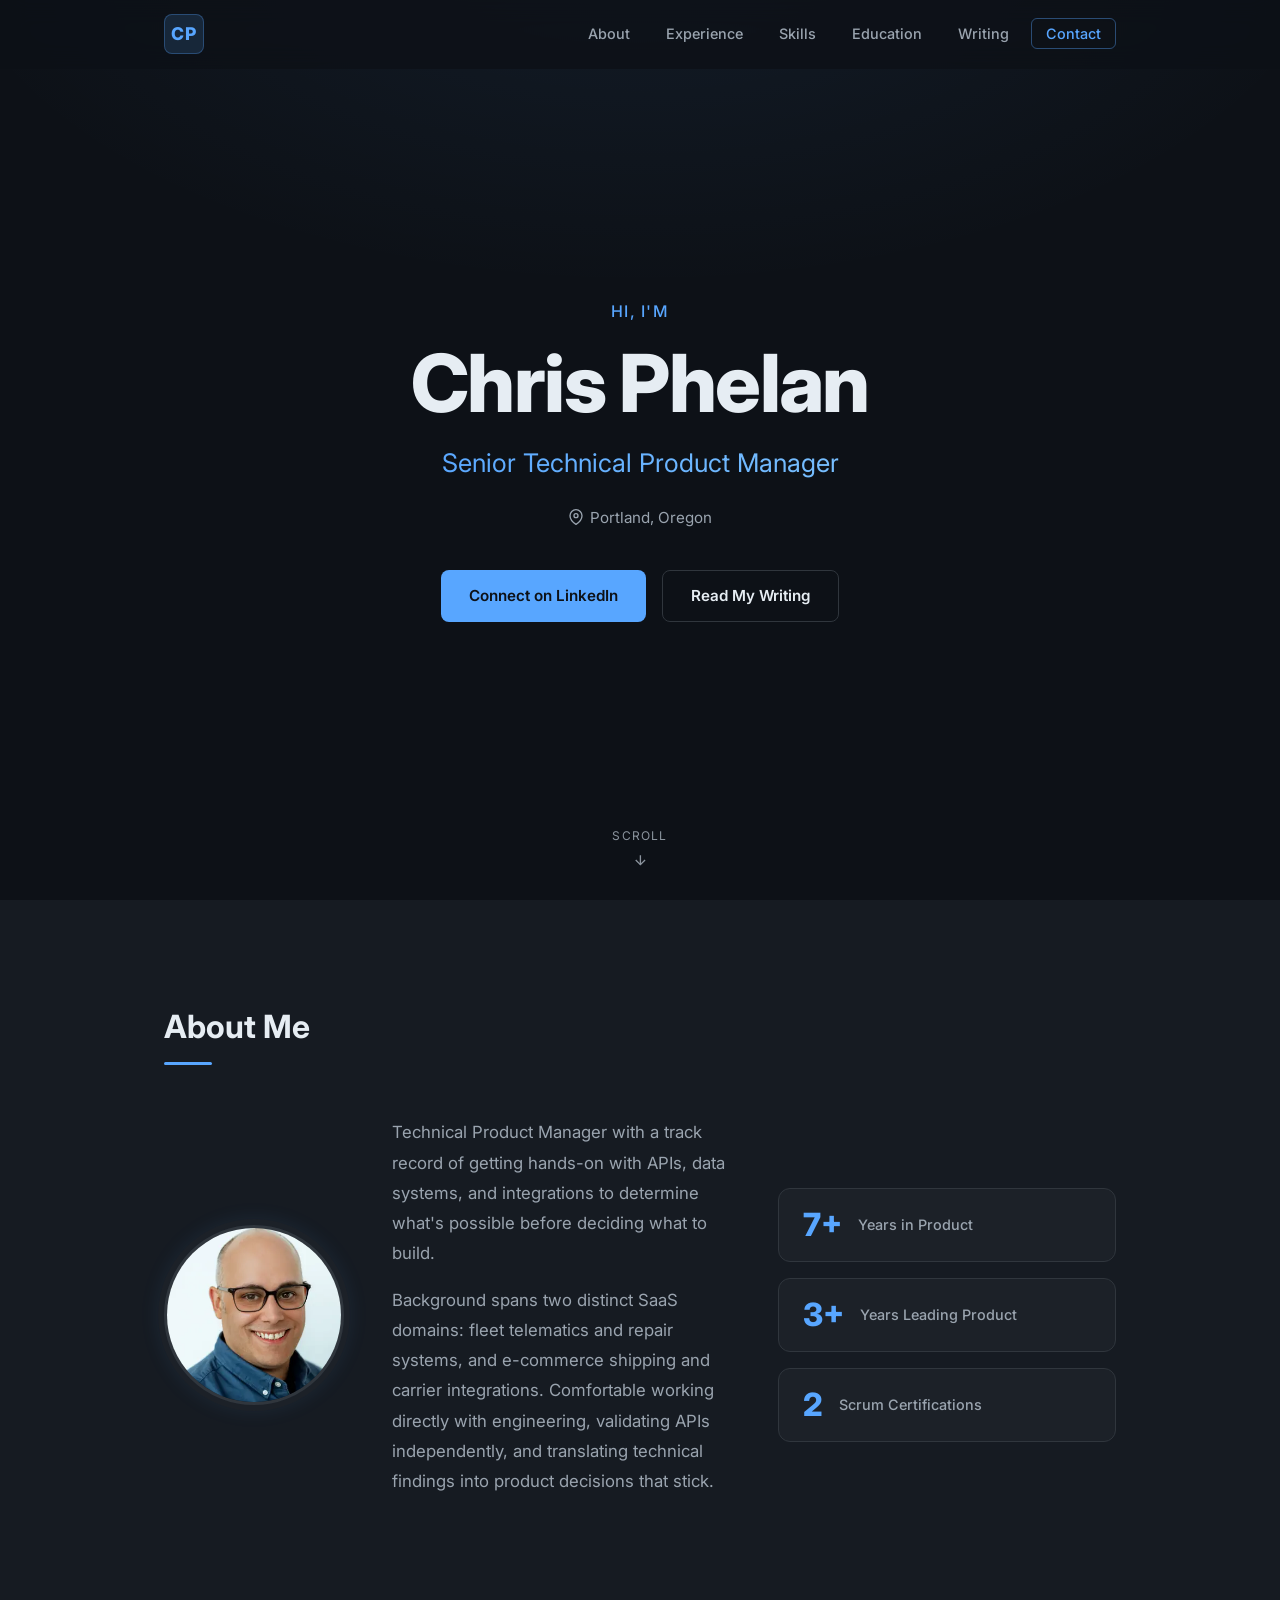
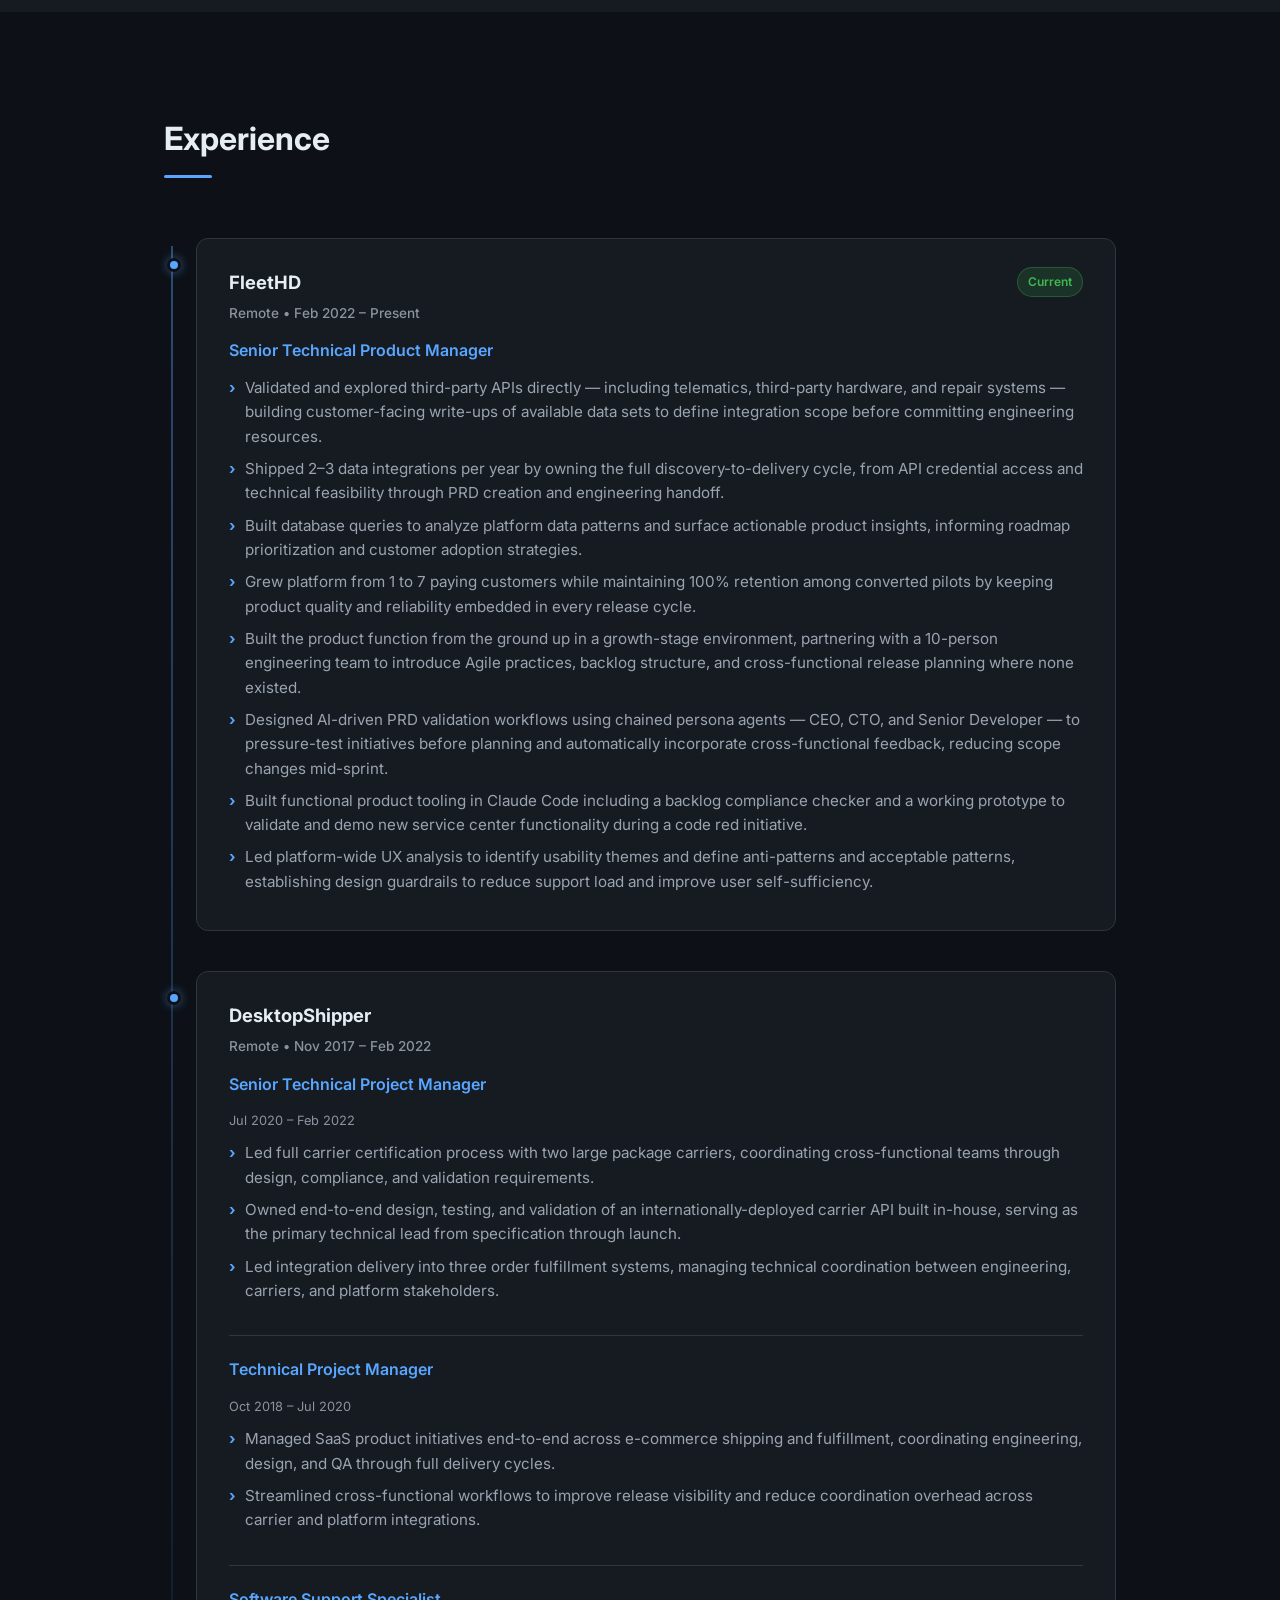
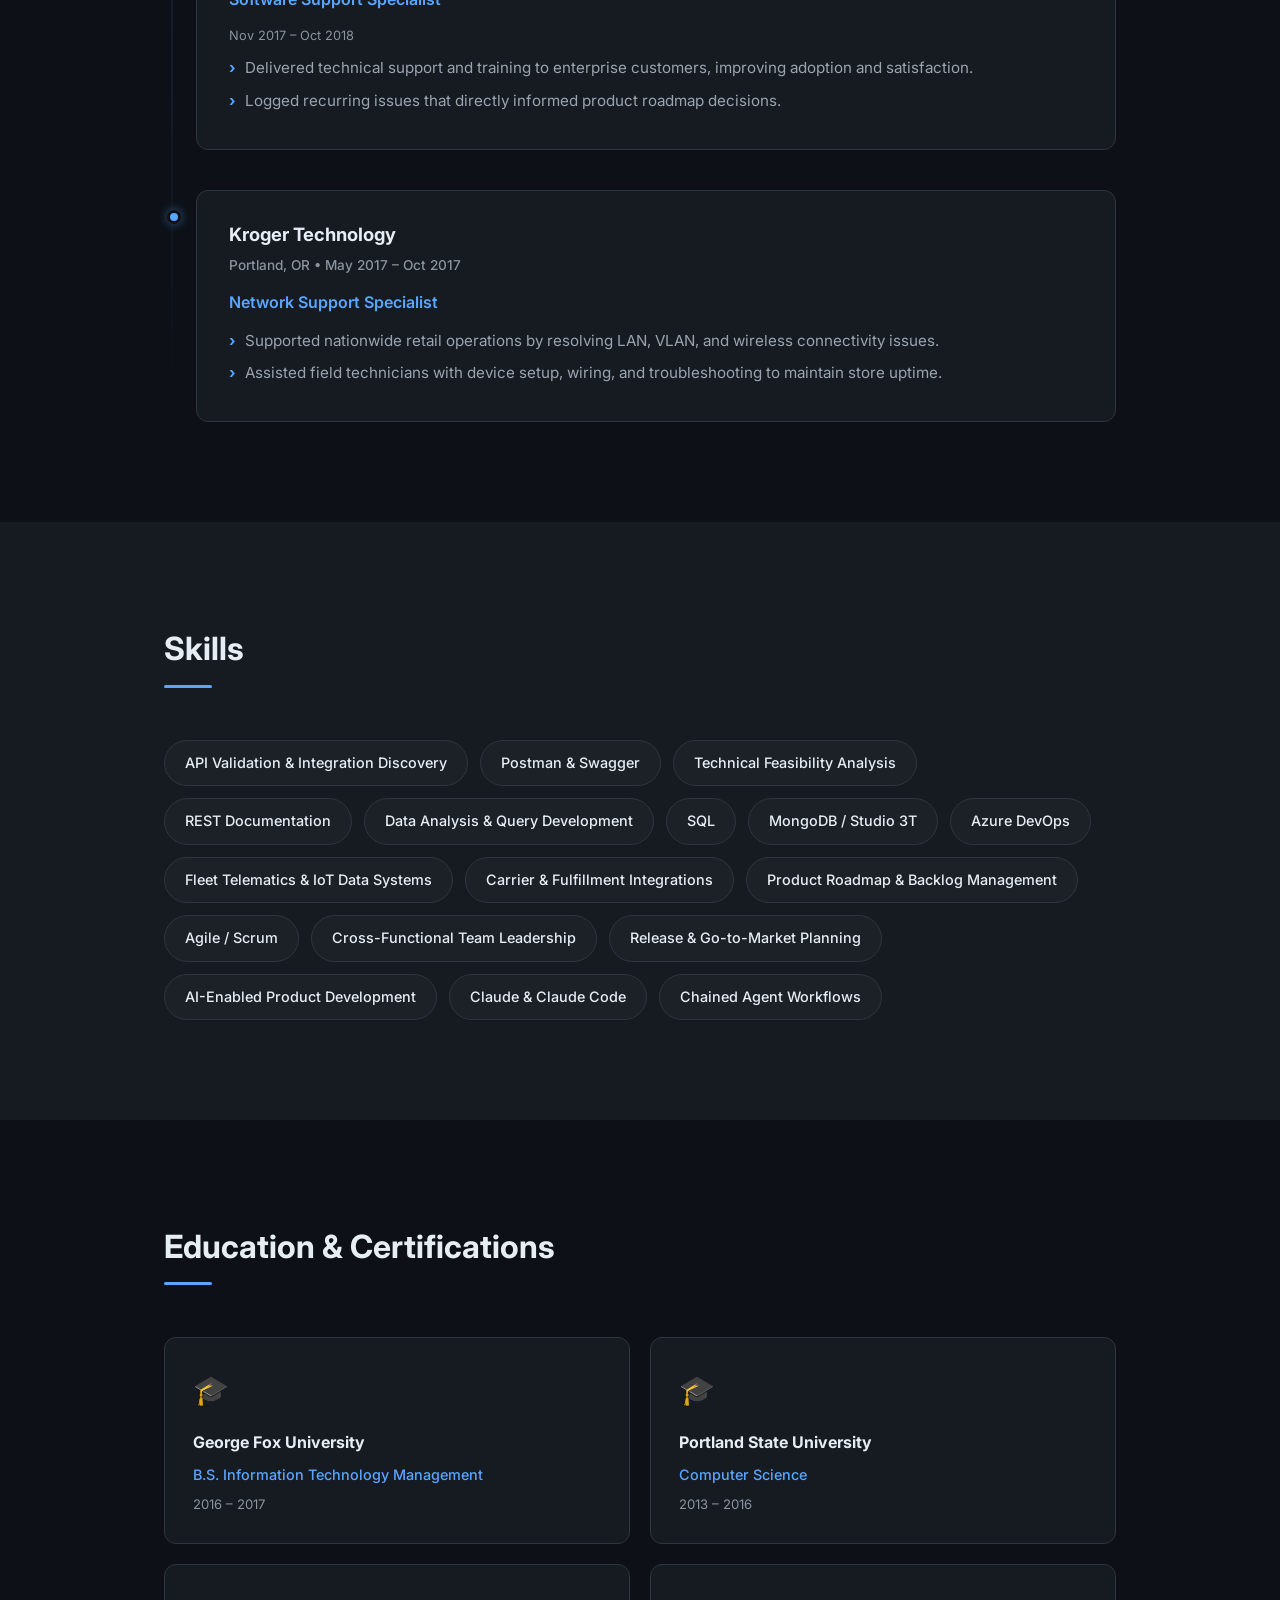
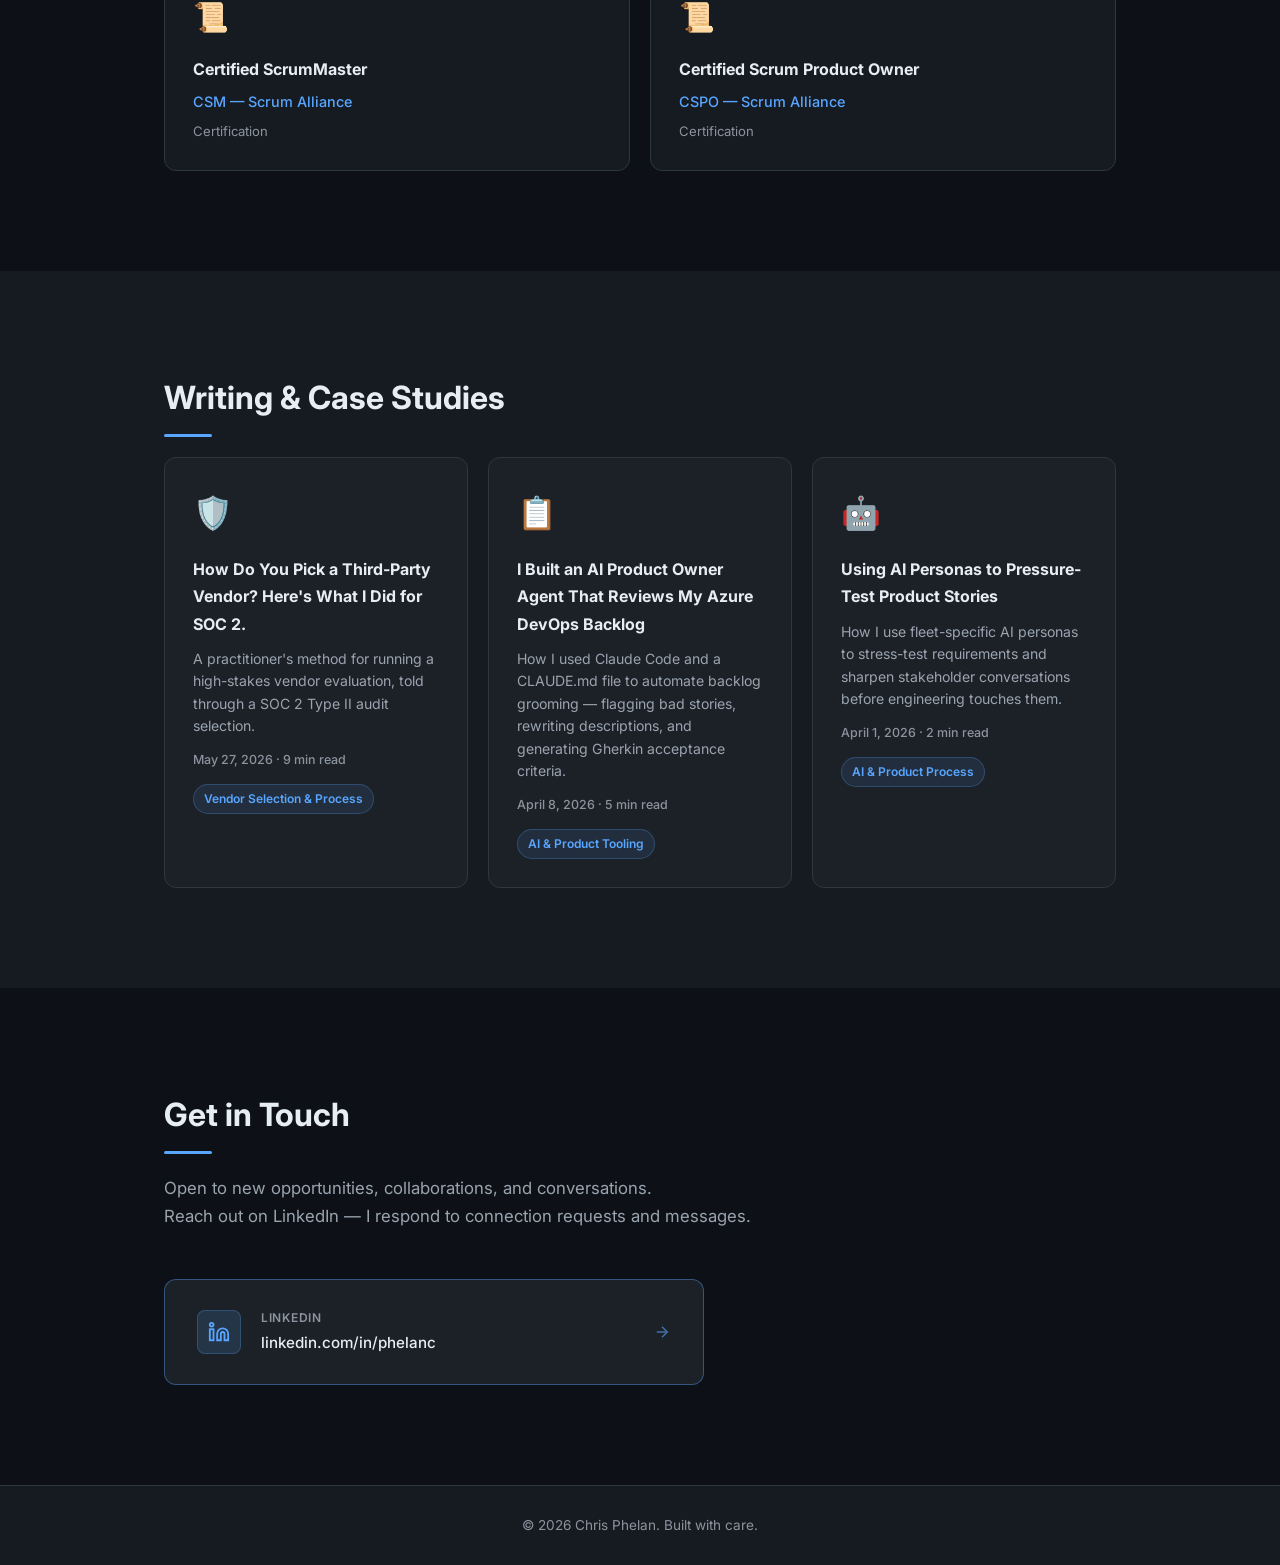
<file: index.html>
<!DOCTYPE html>
<html lang="en">
<head>
  <meta charset="UTF-8" />
  <meta name="viewport" content="width=device-width, initial-scale=1.0" />
  <title>Chris Phelan — Senior Technical Product Manager</title>
  <meta name="description" content="Chris Phelan is a senior technical product manager specializing in APIs, data systems, integrations, and AI-enabled product workflows." />
  <meta name="theme-color" content="#0d1117" />
  <link rel="canonical" href="https://cppdx.github.io/phelanc/" />
  <link rel="icon" href="favicon.svg" type="image/svg+xml" />
  <link rel="manifest" href="site.webmanifest" />
  <link rel="alternate" type="application/rss+xml" title="Chris Phelan — Writing &amp; Case Studies" href="feed.xml" />
  <meta property="og:type" content="profile" />
  <meta property="og:title" content="Chris Phelan — Senior Technical Product Manager" />
  <meta property="og:description" content="Technical product leader specializing in APIs, data systems, integrations, and AI-enabled product workflows." />
  <meta property="og:url" content="https://cppdx.github.io/phelanc/" />
  <meta property="og:image" content="https://cppdx.github.io/phelanc/headshot-640.jpg" />
  <meta property="og:image:alt" content="Chris Phelan" />
  <meta name="twitter:card" content="summary" />
  <meta name="twitter:title" content="Chris Phelan — Senior Technical Product Manager" />
  <meta name="twitter:description" content="Technical product leader specializing in APIs, data systems, integrations, and AI-enabled product workflows." />
  <meta name="twitter:image" content="https://cppdx.github.io/phelanc/headshot-640.jpg" />
  <script>
    document.documentElement.classList.add('js');
    window.revealFallback = window.setTimeout(() => document.documentElement.classList.remove('js'), 3000);
  </script>
  <link rel="preconnect" href="https://fonts.googleapis.com" />
  <link rel="preconnect" href="https://fonts.gstatic.com" crossorigin />
  <link href="https://fonts.googleapis.com/css2?family=Inter:wght@300;400;500;600;700;800&display=swap" rel="stylesheet" />
  <link rel="stylesheet" href="styles.css" />
  <script type="application/ld+json">
    {
      "@context": "https://schema.org",
      "@type": "Person",
      "name": "Chris Phelan",
      "url": "https://cppdx.github.io/phelanc/",
      "image": "https://cppdx.github.io/phelanc/headshot-640.jpg",
      "jobTitle": "Senior Technical Product Manager",
      "sameAs": ["https://www.linkedin.com/in/phelanc"],
      "address": {
        "@type": "PostalAddress",
        "addressLocality": "Portland",
        "addressRegion": "Oregon",
        "addressCountry": "US"
      }
    }
  </script>
</head>
<body>

  <a class="skip-link" href="#main-content">Skip to main content</a>

  <!-- NAV -->
  <nav id="navbar" aria-label="Primary navigation">
    <div class="nav-inner">
      <a href="#hero" class="nav-logo" aria-label="Chris Phelan home">CP</a>
      <button class="nav-toggle" id="navToggle" type="button" aria-label="Open navigation menu" aria-expanded="false" aria-controls="navLinks">
        <span></span><span></span><span></span>
      </button>
      <ul class="nav-links" id="navLinks">
        <li><a href="#about">About</a></li>
        <li><a href="#experience">Experience</a></li>
        <li><a href="#skills">Skills</a></li>
        <li><a href="#education">Education</a></li>
        <li><a href="#projects">Writing</a></li>
        <li><a href="#contact" class="nav-cta">Contact</a></li>
      </ul>
    </div>
  </nav>

  <main id="main-content">

  <!-- HERO -->
  <section id="hero">
    <div class="hero-content fade-in">
      <p class="hero-greeting">Hi, I'm</p>
      <h1 class="hero-name">Chris Phelan</h1>
      <h2 class="hero-title">Senior Technical Product Manager</h2>
      <p class="hero-location">
        <svg aria-hidden="true" focusable="false" width="16" height="16" viewBox="0 0 24 24" fill="none" stroke="currentColor" stroke-width="2"><path d="M21 10c0 7-9 13-9 13s-9-6-9-13a9 9 0 0 1 18 0z"/><circle cx="12" cy="10" r="3"/></svg>
        Portland, Oregon
      </p>
      <div class="hero-actions">
        <a href="https://linkedin.com/in/phelanc" target="_blank" rel="noopener" class="btn btn-primary">Connect on LinkedIn</a>
        <a href="#projects" class="btn btn-outline">Read My Writing</a>
      </div>
    </div>
    <div class="hero-scroll-hint">
      <span>Scroll</span>
      <svg aria-hidden="true" focusable="false" width="16" height="16" viewBox="0 0 24 24" fill="none" stroke="currentColor" stroke-width="2"><line x1="12" y1="5" x2="12" y2="19"/><polyline points="19 12 12 19 5 12"/></svg>
    </div>
  </section>

  <!-- ABOUT -->
  <section id="about">
    <div class="container">
      <h2 class="section-title reveal">About Me</h2>
      <div class="about-grid reveal">
        <div class="about-photo">
          <picture>
            <source type="image/webp" srcset="headshot-320.webp 320w, headshot-640.webp 640w" sizes="180px" />
            <img src="headshot-640.jpg" alt="Chris Phelan" class="headshot" width="640" height="640" loading="lazy" decoding="async" />
          </picture>
        </div>
        <div class="about-text">
          <p>
            Technical Product Manager with a track record of getting hands-on with APIs,
            data systems, and integrations to determine what's possible before deciding
            what to build.
          </p>
          <p>
            Background spans two distinct SaaS domains: fleet telematics and repair systems,
            and e-commerce shipping and carrier integrations. Comfortable working directly
            with engineering, validating APIs independently, and translating technical
            findings into product decisions that stick.
          </p>
        </div>
        <div class="about-highlights">
          <div class="highlight-card">
            <span class="highlight-num">7+</span>
            <span class="highlight-label">Years in Product</span>
          </div>
          <div class="highlight-card">
            <span class="highlight-num">3+</span>
            <span class="highlight-label">Years Leading Product</span>
          </div>
          <div class="highlight-card">
            <span class="highlight-num">2</span>
            <span class="highlight-label">Scrum Certifications</span>
          </div>
        </div>
      </div>
    </div>
  </section>

  <!-- EXPERIENCE -->
  <section id="experience">
    <div class="container">
      <h2 class="section-title reveal">Experience</h2>
      <div class="timeline">

        <div class="timeline-item reveal">
          <div class="timeline-dot"></div>
          <div class="timeline-card">
            <div class="timeline-header">
              <div>
                <h3 class="timeline-company">FleetHD</h3>
                <p class="timeline-meta">Remote &bull; Feb 2022 – Present</p>
              </div>
              <span class="timeline-badge current">Current</span>
            </div>
            <h4 class="timeline-role">Senior Technical Product Manager</h4>
            <ul class="timeline-bullets">
              <li>Validated and explored third-party APIs directly — including telematics, third-party hardware, and repair systems — building customer-facing write-ups of available data sets to define integration scope before committing engineering resources.</li>
              <li>Shipped 2–3 data integrations per year by owning the full discovery-to-delivery cycle, from API credential access and technical feasibility through PRD creation and engineering handoff.</li>
              <li>Built database queries to analyze platform data patterns and surface actionable product insights, informing roadmap prioritization and customer adoption strategies.</li>
              <li>Grew platform from 1 to 7 paying customers while maintaining 100% retention among converted pilots by keeping product quality and reliability embedded in every release cycle.</li>
              <li>Built the product function from the ground up in a growth-stage environment, partnering with a 10-person engineering team to introduce Agile practices, backlog structure, and cross-functional release planning where none existed.</li>
              <li>Designed AI-driven PRD validation workflows using chained persona agents — CEO, CTO, and Senior Developer — to pressure-test initiatives before planning and automatically incorporate cross-functional feedback, reducing scope changes mid-sprint.</li>
              <li>Built functional product tooling in Claude Code including a backlog compliance checker and a working prototype to validate and demo new service center functionality during a code red initiative.</li>
              <li>Led platform-wide UX analysis to identify usability themes and define anti-patterns and acceptable patterns, establishing design guardrails to reduce support load and improve user self-sufficiency.</li>
            </ul>
          </div>
        </div>

        <div class="timeline-item reveal">
          <div class="timeline-dot"></div>
          <div class="timeline-card">
            <div class="timeline-header">
              <div>
                <h3 class="timeline-company">DesktopShipper</h3>
                <p class="timeline-meta">Remote &bull; Nov 2017 – Feb 2022</p>
              </div>
            </div>
            <div class="multi-role">
              <div class="role-block">
                <h4 class="timeline-role">Senior Technical Project Manager</h4>
                <p class="role-period">Jul 2020 – Feb 2022</p>
                <ul class="timeline-bullets">
                  <li>Led full carrier certification process with two large package carriers, coordinating cross-functional teams through design, compliance, and validation requirements.</li>
                  <li>Owned end-to-end design, testing, and validation of an internationally-deployed carrier API built in-house, serving as the primary technical lead from specification through launch.</li>
                  <li>Led integration delivery into three order fulfillment systems, managing technical coordination between engineering, carriers, and platform stakeholders.</li>
                </ul>
              </div>
              <div class="role-block">
                <h4 class="timeline-role">Technical Project Manager</h4>
                <p class="role-period">Oct 2018 – Jul 2020</p>
                <ul class="timeline-bullets">
                  <li>Managed SaaS product initiatives end-to-end across e-commerce shipping and fulfillment, coordinating engineering, design, and QA through full delivery cycles.</li>
                  <li>Streamlined cross-functional workflows to improve release visibility and reduce coordination overhead across carrier and platform integrations.</li>
                </ul>
              </div>
              <div class="role-block">
                <h4 class="timeline-role">Software Support Specialist</h4>
                <p class="role-period">Nov 2017 – Oct 2018</p>
                <ul class="timeline-bullets">
                  <li>Delivered technical support and training to enterprise customers, improving adoption and satisfaction.</li>
                  <li>Logged recurring issues that directly informed product roadmap decisions.</li>
                </ul>
              </div>
            </div>
          </div>
        </div>

        <div class="timeline-item reveal">
          <div class="timeline-dot"></div>
          <div class="timeline-card">
            <div class="timeline-header">
              <div>
                <h3 class="timeline-company">Kroger Technology</h3>
                <p class="timeline-meta">Portland, OR &bull; May 2017 – Oct 2017</p>
              </div>
            </div>
            <h4 class="timeline-role">Network Support Specialist</h4>
            <ul class="timeline-bullets">
              <li>Supported nationwide retail operations by resolving LAN, VLAN, and wireless connectivity issues.</li>
              <li>Assisted field technicians with device setup, wiring, and troubleshooting to maintain store uptime.</li>
            </ul>
          </div>
        </div>

      </div>
    </div>
  </section>

  <!-- SKILLS -->
  <section id="skills">
    <div class="container">
      <h2 class="section-title reveal">Skills</h2>
      <div class="skills-grid reveal">
        <span class="skill-pill">API Validation &amp; Integration Discovery</span>
        <span class="skill-pill">Postman &amp; Swagger</span>
        <span class="skill-pill">Technical Feasibility Analysis</span>
        <span class="skill-pill">REST Documentation</span>
        <span class="skill-pill">Data Analysis &amp; Query Development</span>
        <span class="skill-pill">SQL</span>
        <span class="skill-pill">MongoDB / Studio 3T</span>
        <span class="skill-pill">Azure DevOps</span>
        <span class="skill-pill">Fleet Telematics &amp; IoT Data Systems</span>
        <span class="skill-pill">Carrier &amp; Fulfillment Integrations</span>
        <span class="skill-pill">Product Roadmap &amp; Backlog Management</span>
        <span class="skill-pill">Agile / Scrum</span>
        <span class="skill-pill">Cross-Functional Team Leadership</span>
        <span class="skill-pill">Release &amp; Go-to-Market Planning</span>
        <span class="skill-pill">AI-Enabled Product Development</span>
        <span class="skill-pill">Claude &amp; Claude Code</span>
        <span class="skill-pill">Chained Agent Workflows</span>
      </div>
    </div>
  </section>

  <!-- EDUCATION -->
  <section id="education">
    <div class="container">
      <h2 class="section-title reveal">Education &amp; Certifications</h2>
      <div class="edu-grid">
        <div class="edu-card reveal">
          <div class="edu-icon">🎓</div>
          <h3>George Fox University</h3>
          <p class="edu-degree">B.S. Information Technology Management</p>
          <p class="edu-year">2016 – 2017</p>
        </div>
        <div class="edu-card reveal">
          <div class="edu-icon">🎓</div>
          <h3>Portland State University</h3>
          <p class="edu-degree">Computer Science</p>
          <p class="edu-year">2013 – 2016</p>
        </div>
        <div class="edu-card reveal">
          <div class="edu-icon">📜</div>
          <h3>Certified ScrumMaster</h3>
          <p class="edu-degree">CSM — Scrum Alliance</p>
          <p class="edu-year">Certification</p>
        </div>
        <div class="edu-card reveal">
          <div class="edu-icon">📜</div>
          <h3>Certified Scrum Product Owner</h3>
          <p class="edu-degree">CSPO — Scrum Alliance</p>
          <p class="edu-year">Certification</p>
        </div>
      </div>
    </div>
  </section>

  <!-- WRITING -->
  <section id="projects">
    <div class="container">
      <h2 class="section-title reveal">Writing &amp; Case Studies</h2>
      <div class="projects-grid">
        <a href="soc-2-vendor-selection.html" class="project-card reveal project-card--link">
          <div class="project-placeholder-icon">🛡️</div>
          <h3>How Do You Pick a Third-Party Vendor? Here's What I Did for SOC 2.</h3>
          <p>A practitioner's method for running a high-stakes vendor evaluation, told through a SOC 2 Type II audit selection.</p>
          <p class="project-meta"><time datetime="2026-05-27">May 27, 2026</time> · 9 min read</p>
          <span class="project-tag">Vendor Selection &amp; Process</span>
        </a>
        <a href="ai-product-owner-agent-azure-devops.html" class="project-card reveal project-card--link">
          <div class="project-placeholder-icon">📋</div>
          <h3>I Built an AI Product Owner Agent That Reviews My Azure DevOps Backlog</h3>
          <p>How I used Claude Code and a CLAUDE.md file to automate backlog grooming — flagging bad stories, rewriting descriptions, and generating Gherkin acceptance criteria.</p>
          <p class="project-meta"><time datetime="2026-04-08">April 8, 2026</time> · 5 min read</p>
          <span class="project-tag">AI &amp; Product Tooling</span>
        </a>
        <a href="ai-personas-product-stories.html" class="project-card reveal project-card--link">
          <div class="project-placeholder-icon">🤖</div>
          <h3>Using AI Personas to Pressure-Test Product Stories</h3>
          <p>How I use fleet-specific AI personas to stress-test requirements and sharpen stakeholder conversations before engineering touches them.</p>
          <p class="project-meta"><time datetime="2026-04-01">April 1, 2026</time> · 2 min read</p>
          <span class="project-tag">AI &amp; Product Process</span>
        </a>
      </div>
    </div>
  </section>

  <!-- CONTACT -->
  <section id="contact">
    <div class="container">
      <h2 class="section-title reveal">Get in Touch</h2>
      <p class="section-subtitle reveal">
        Open to new opportunities, collaborations, and conversations.<br>
        Reach out on LinkedIn — I respond to connection requests and messages.
      </p>
      <div class="contact-links reveal">
        <a href="https://linkedin.com/in/phelanc" target="_blank" rel="noopener" class="contact-item contact-item-featured">
          <div class="contact-icon">
            <svg aria-hidden="true" focusable="false" width="22" height="22" viewBox="0 0 24 24" fill="none" stroke="currentColor" stroke-width="2"><path d="M16 8a6 6 0 0 1 6 6v7h-4v-7a2 2 0 0 0-2-2 2 2 0 0 0-2 2v7h-4v-7a6 6 0 0 1 6-6z"/><rect x="2" y="9" width="4" height="12"/><circle cx="4" cy="4" r="2"/></svg>
          </div>
          <div class="contact-text">
            <span class="contact-label">LinkedIn</span>
            <span class="contact-value">linkedin.com/in/phelanc</span>
          </div>
          <svg aria-hidden="true" focusable="false" class="contact-arrow" width="18" height="18" viewBox="0 0 24 24" fill="none" stroke="currentColor" stroke-width="2"><line x1="5" y1="12" x2="19" y2="12"/><polyline points="12 5 19 12 12 19"/></svg>
        </a>
      </div>
    </div>
  </section>

  </main>

  <!-- FOOTER -->
  <footer>
    <p>© 2026 Chris Phelan. Built with care.</p>
  </footer>

  <script src="script.js"></script>
</body>
</html>
</file>
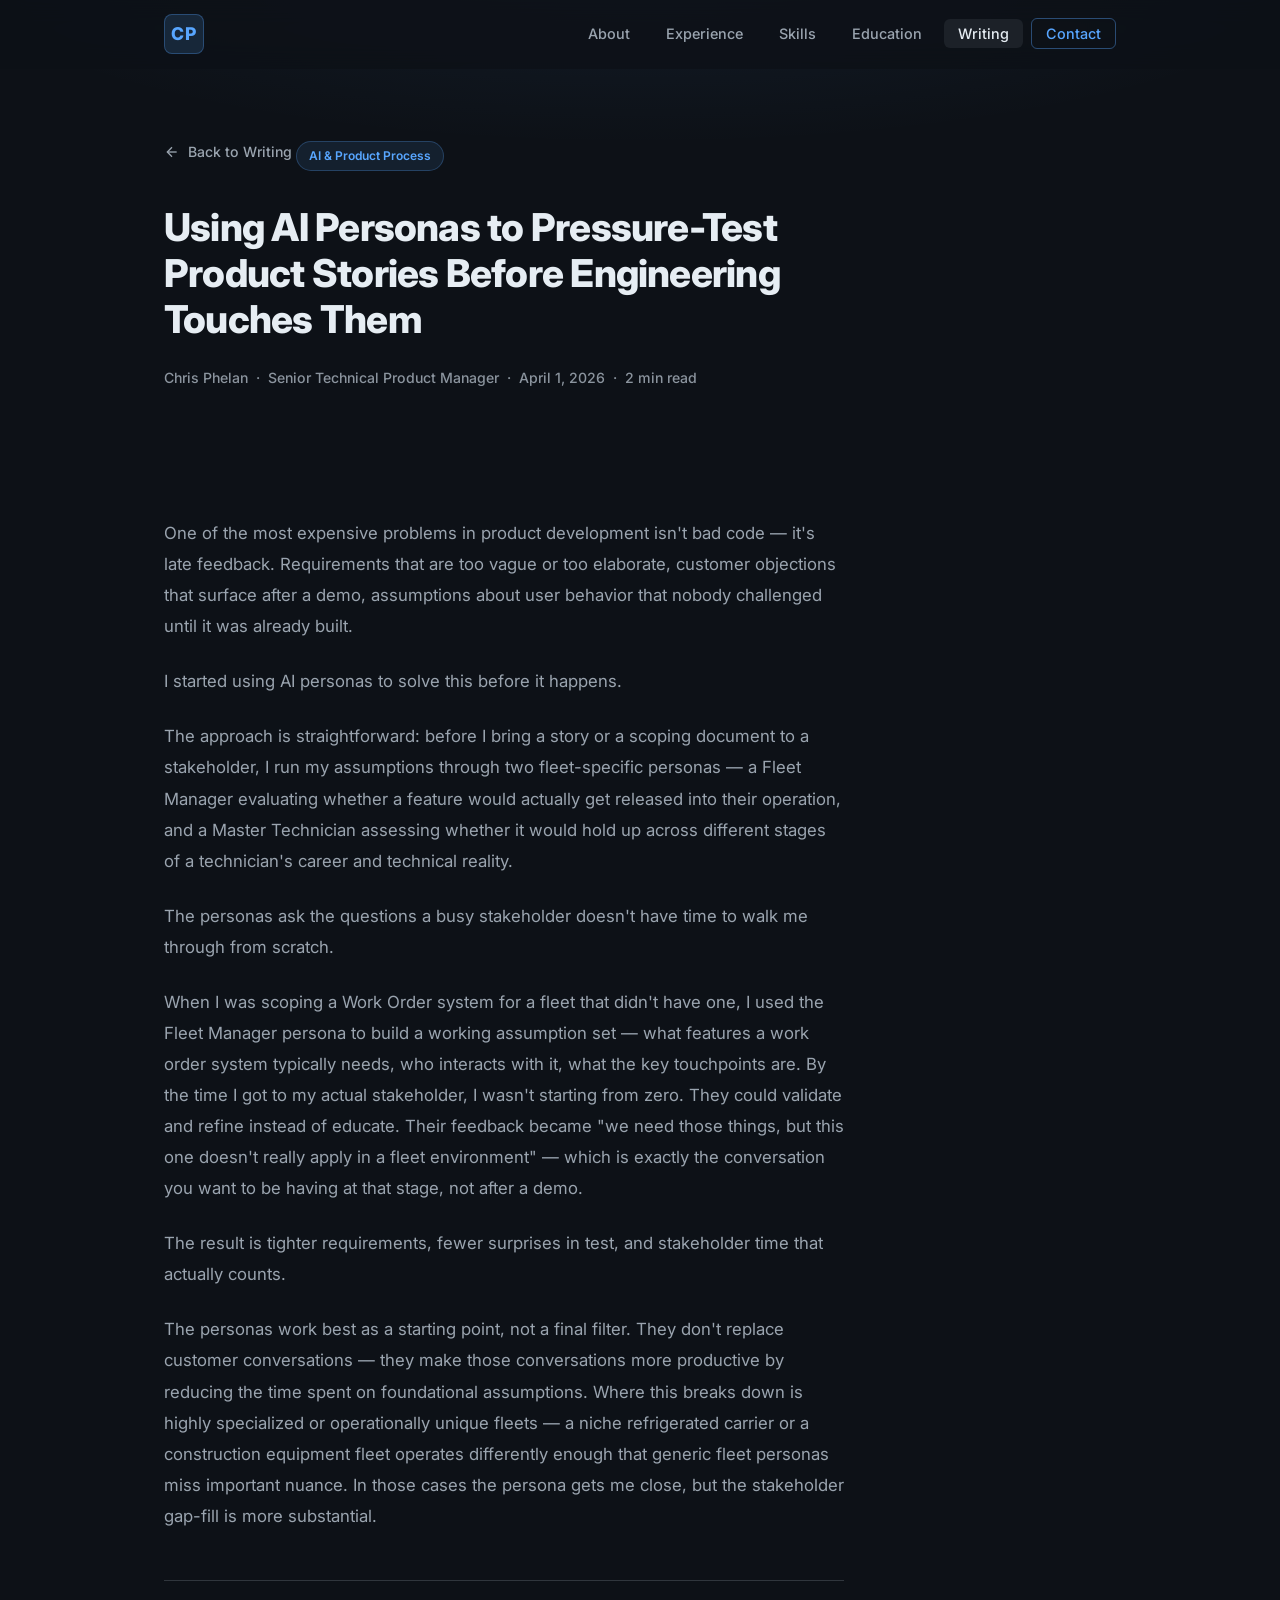
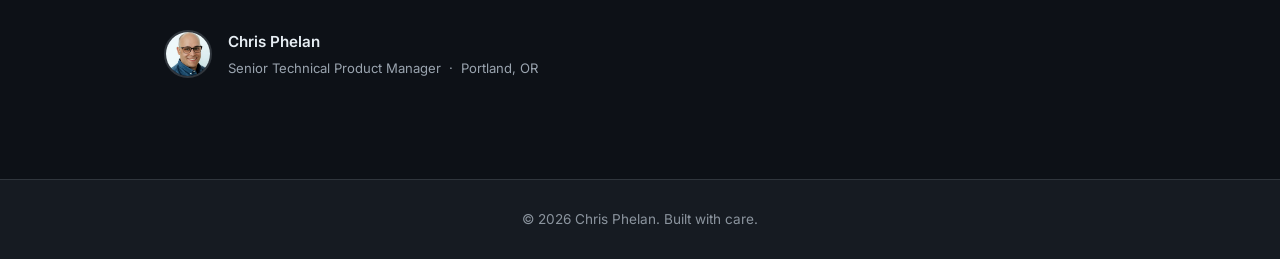
<file: ai-personas-product-stories.html>
<!DOCTYPE html>
<html lang="en">
<head>
  <meta charset="UTF-8" />
  <meta name="viewport" content="width=device-width, initial-scale=1.0" />
  <title>Using AI Personas to Pressure-Test Product Stories — Chris Phelan</title>
  <meta name="description" content="How Chris Phelan uses fleet-specific AI personas to pressure-test requirements and sharpen stakeholder conversations before engineering begins." />
  <meta name="theme-color" content="#0d1117" />
  <link rel="canonical" href="https://cppdx.github.io/phelanc/ai-personas-product-stories.html" />
  <link rel="icon" href="favicon.svg" type="image/svg+xml" />
  <link rel="manifest" href="site.webmanifest" />
  <link rel="alternate" type="application/rss+xml" title="Chris Phelan — Writing &amp; Case Studies" href="feed.xml" />
  <meta property="og:type" content="article" />
  <meta property="og:title" content="Using AI Personas to Pressure-Test Product Stories" />
  <meta property="og:description" content="A practical method for using fleet-specific AI personas to improve requirements before engineering begins." />
  <meta property="og:url" content="https://cppdx.github.io/phelanc/ai-personas-product-stories.html" />
  <meta property="og:image" content="https://cppdx.github.io/phelanc/headshot-640.jpg" />
  <meta property="og:image:alt" content="Chris Phelan" />
  <meta property="article:published_time" content="2026-04-01" />
  <meta name="twitter:card" content="summary" />
  <meta name="twitter:title" content="Using AI Personas to Pressure-Test Product Stories" />
  <meta name="twitter:description" content="A practical method for using fleet-specific AI personas to improve requirements before engineering begins." />
  <meta name="twitter:image" content="https://cppdx.github.io/phelanc/headshot-640.jpg" />
  <link rel="preconnect" href="https://fonts.googleapis.com" />
  <link rel="preconnect" href="https://fonts.gstatic.com" crossorigin />
  <link href="https://fonts.googleapis.com/css2?family=Inter:wght@300;400;500;600;700;800&display=swap" rel="stylesheet" />
  <link rel="stylesheet" href="styles.css" />
  <link rel="stylesheet" href="article.css" />
  <script type="application/ld+json">
    {
      "@context": "https://schema.org",
      "@type": "BlogPosting",
      "headline": "Using AI Personas to Pressure-Test Product Stories Before Engineering Touches Them",
      "description": "How Chris Phelan uses fleet-specific AI personas to pressure-test requirements and sharpen stakeholder conversations before engineering begins.",
      "datePublished": "2026-04-01",
      "dateModified": "2026-04-01",
      "mainEntityOfPage": "https://cppdx.github.io/phelanc/ai-personas-product-stories.html",
      "image": "https://cppdx.github.io/phelanc/headshot-640.jpg",
      "author": {
        "@type": "Person",
        "name": "Chris Phelan",
        "url": "https://cppdx.github.io/phelanc/"
      }
    }
  </script>
</head>
<body>

  <a class="skip-link" href="#main-content">Skip to article</a>

  <!-- NAV -->
  <nav id="navbar" aria-label="Primary navigation">
    <div class="nav-inner">
      <a href="index.html" class="nav-logo" aria-label="Chris Phelan home">CP</a>
      <button class="nav-toggle" id="navToggle" type="button" aria-label="Open navigation menu" aria-expanded="false" aria-controls="navLinks">
        <span></span><span></span><span></span>
      </button>
      <ul class="nav-links" id="navLinks">
        <li><a href="index.html#about">About</a></li>
        <li><a href="index.html#experience">Experience</a></li>
        <li><a href="index.html#skills">Skills</a></li>
        <li><a href="index.html#education">Education</a></li>
        <li><a href="index.html#projects" aria-current="page">Writing</a></li>
        <li><a href="index.html#contact" class="nav-cta">Contact</a></li>
      </ul>
    </div>
  </nav>

  <main id="main-content">
  <article>

  <!-- ARTICLE HERO -->
  <header class="article-hero">
    <div class="container">
      <a href="index.html#projects" class="article-back">
        <svg aria-hidden="true" focusable="false" width="16" height="16" viewBox="0 0 24 24" fill="none" stroke="currentColor" stroke-width="2"><line x1="19" y1="12" x2="5" y2="12"/><polyline points="12 19 5 12 12 5"/></svg>
        Back to Writing
      </a>
      <div class="article-tag">AI &amp; Product Process</div>
      <h1 class="article-title">Using AI Personas to Pressure-Test Product Stories Before Engineering Touches Them</h1>
      <p class="article-meta">Chris Phelan &nbsp;·&nbsp; Senior Technical Product Manager &nbsp;·&nbsp; <time datetime="2026-04-01">April 1, 2026</time> &nbsp;·&nbsp; 2 min read</p>
    </div>
  </header>

  <!-- ARTICLE BODY -->
  <div class="article-body">
    <div class="container">
      <div class="article-content">

        <p>One of the most expensive problems in product development isn't bad code — it's late feedback. Requirements that are too vague or too elaborate, customer objections that surface after a demo, assumptions about user behavior that nobody challenged until it was already built.</p>

        <p>I started using AI personas to solve this before it happens.</p>

        <p>The approach is straightforward: before I bring a story or a scoping document to a stakeholder, I run my assumptions through two fleet-specific personas — a Fleet Manager evaluating whether a feature would actually get released into their operation, and a Master Technician assessing whether it would hold up across different stages of a technician's career and technical reality.</p>

        <p>The personas ask the questions a busy stakeholder doesn't have time to walk me through from scratch.</p>

        <p>When I was scoping a Work Order system for a fleet that didn't have one, I used the Fleet Manager persona to build a working assumption set — what features a work order system typically needs, who interacts with it, what the key touchpoints are. By the time I got to my actual stakeholder, I wasn't starting from zero. They could validate and refine instead of educate. Their feedback became "we need those things, but this one doesn't really apply in a fleet environment" — which is exactly the conversation you want to be having at that stage, not after a demo.</p>

        <p>The result is tighter requirements, fewer surprises in test, and stakeholder time that actually counts.</p>

        <p>The personas work best as a starting point, not a final filter. They don't replace customer conversations — they make those conversations more productive by reducing the time spent on foundational assumptions. Where this breaks down is highly specialized or operationally unique fleets — a niche refrigerated carrier or a construction equipment fleet operates differently enough that generic fleet personas miss important nuance. In those cases the persona gets me close, but the stakeholder gap-fill is more substantial.</p>

        <hr class="article-divider" />

        <div class="article-footer">
          <picture>
            <source type="image/webp" srcset="headshot-320.webp 320w, headshot-640.webp 640w" sizes="48px" />
            <img src="headshot-640.jpg" alt="Chris Phelan" class="article-author-photo" width="640" height="640" loading="lazy" decoding="async" />
          </picture>
          <div class="article-author-info">
            <span class="article-author-name">Chris Phelan</span>
            <span class="article-author-title">Senior Technical Product Manager &nbsp;·&nbsp; Portland, OR</span>
          </div>
        </div>

      </div>
    </div>
  </div>

  </article>
  </main>

  <!-- FOOTER -->
  <footer>
    <p>© 2026 Chris Phelan. Built with care.</p>
  </footer>

  <script src="script.js"></script>

</body>
</html>
</file>
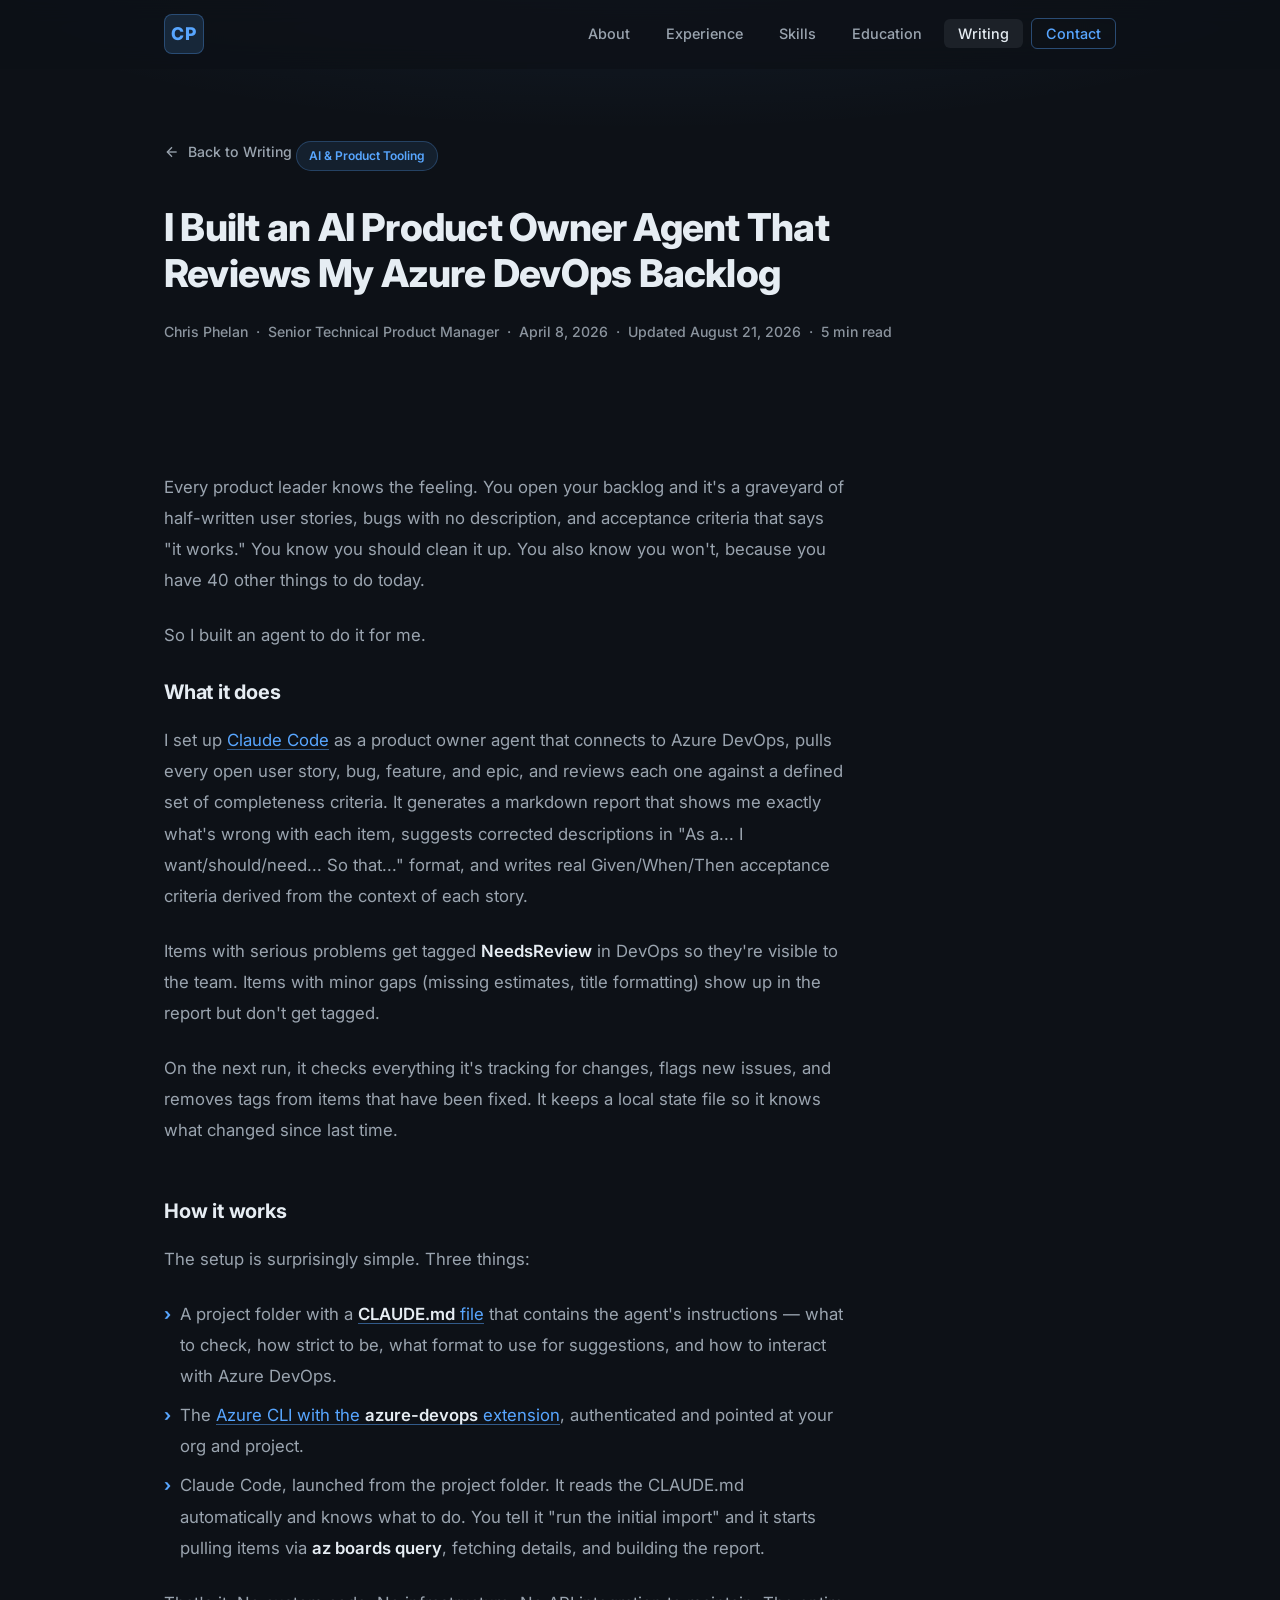
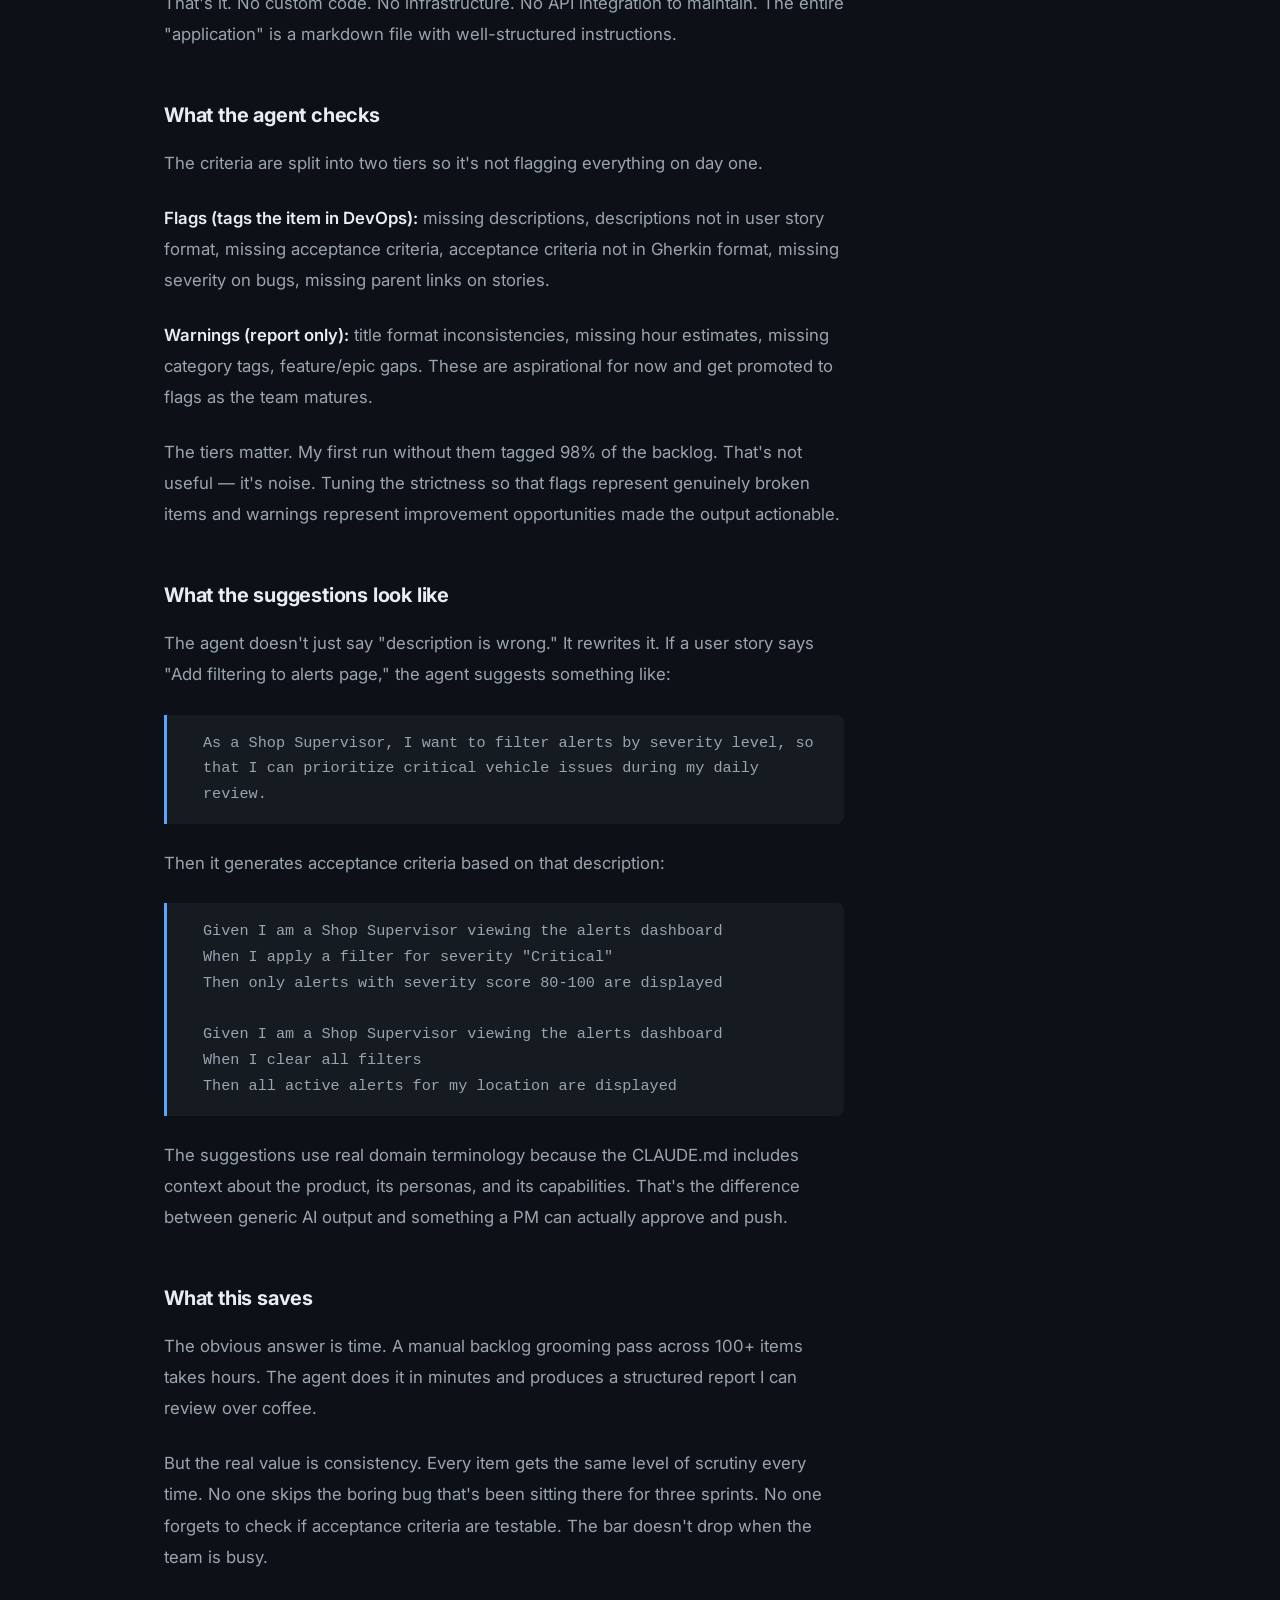
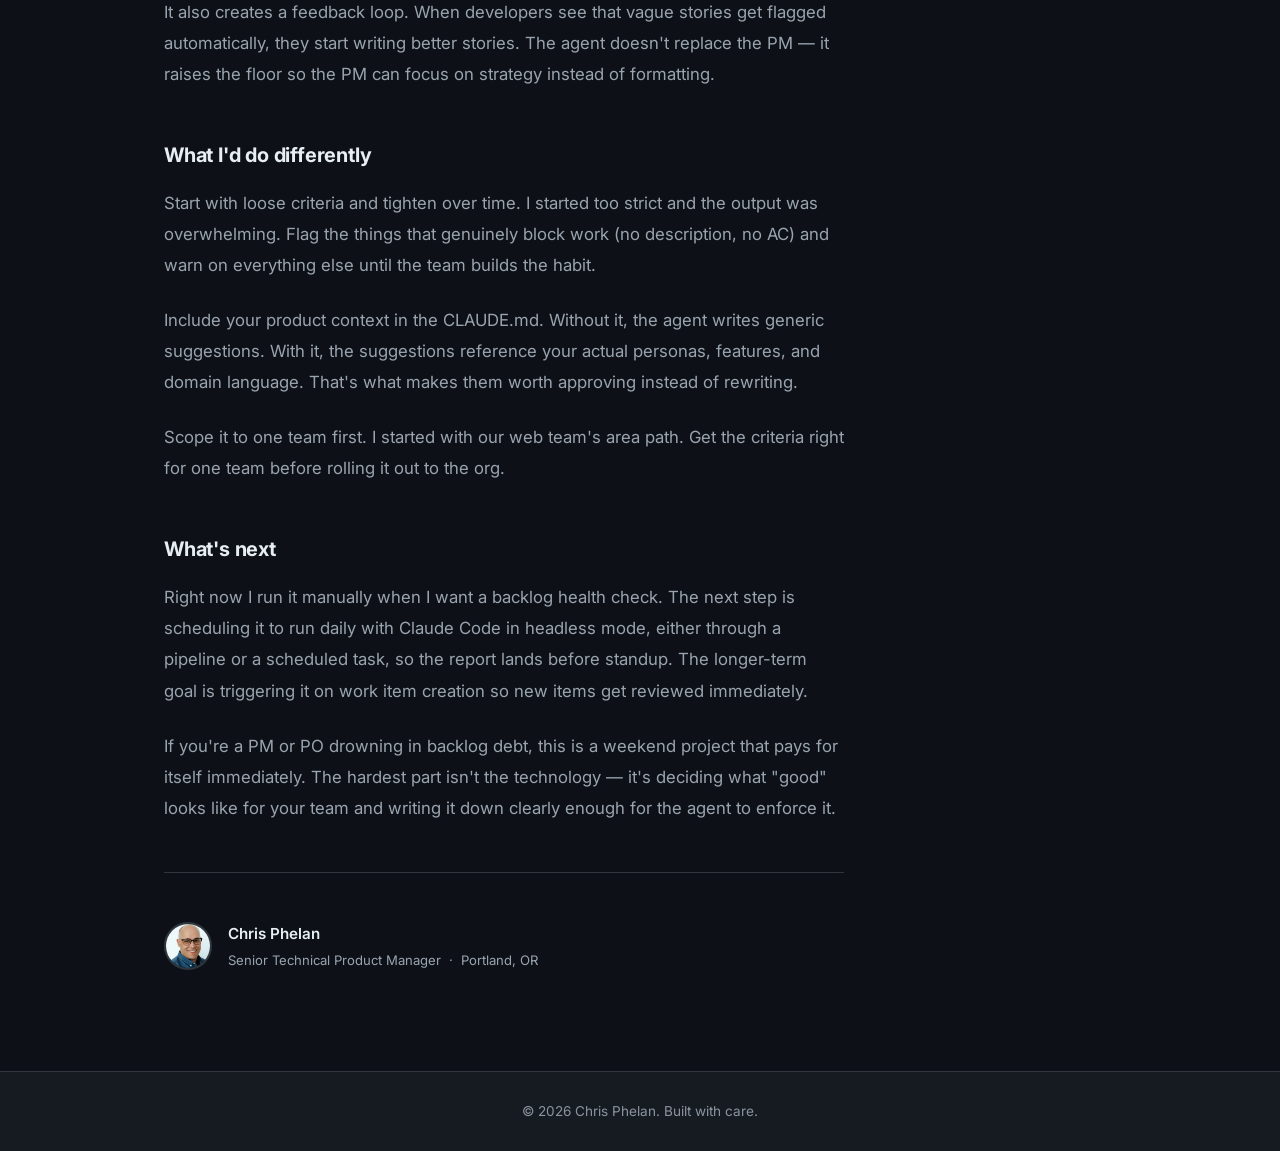
<file: ai-product-owner-agent-azure-devops.html>
<!DOCTYPE html>
<html lang="en">
<head>
  <meta charset="UTF-8" />
  <meta name="viewport" content="width=device-width, initial-scale=1.0" />
  <title>I Built an AI Product Owner Agent That Reviews My Azure DevOps Backlog — Chris Phelan</title>
  <meta name="description" content="How Chris Phelan used Claude Code, CLAUDE.md, and Azure DevOps CLI to automate backlog reviews, improve user stories, and generate Gherkin acceptance criteria." />
  <meta name="theme-color" content="#0d1117" />
  <link rel="canonical" href="https://cppdx.github.io/phelanc/ai-product-owner-agent-azure-devops.html" />
  <link rel="icon" href="favicon.svg" type="image/svg+xml" />
  <link rel="manifest" href="site.webmanifest" />
  <link rel="alternate" type="application/rss+xml" title="Chris Phelan — Writing &amp; Case Studies" href="feed.xml" />
  <meta property="og:type" content="article" />
  <meta property="og:title" content="I Built an AI Product Owner Agent That Reviews My Azure DevOps Backlog" />
  <meta property="og:description" content="A practical backlog-review workflow built with Claude Code, CLAUDE.md, and Azure DevOps CLI." />
  <meta property="og:url" content="https://cppdx.github.io/phelanc/ai-product-owner-agent-azure-devops.html" />
  <meta property="og:image" content="https://cppdx.github.io/phelanc/headshot-640.jpg" />
  <meta property="og:image:alt" content="Chris Phelan" />
  <meta property="article:published_time" content="2026-04-08" />
  <meta property="article:modified_time" content="2026-08-21" />
  <meta name="twitter:card" content="summary" />
  <meta name="twitter:title" content="I Built an AI Product Owner Agent That Reviews My Azure DevOps Backlog" />
  <meta name="twitter:description" content="A practical backlog-review workflow built with Claude Code, CLAUDE.md, and Azure DevOps CLI." />
  <meta name="twitter:image" content="https://cppdx.github.io/phelanc/headshot-640.jpg" />
  <link rel="preconnect" href="https://fonts.googleapis.com" />
  <link rel="preconnect" href="https://fonts.gstatic.com" crossorigin />
  <link href="https://fonts.googleapis.com/css2?family=Inter:wght@300;400;500;600;700;800&display=swap" rel="stylesheet" />
  <link rel="stylesheet" href="styles.css" />
  <link rel="stylesheet" href="article.css" />
  <script type="application/ld+json">
    {
      "@context": "https://schema.org",
      "@type": "BlogPosting",
      "headline": "I Built an AI Product Owner Agent That Reviews My Azure DevOps Backlog",
      "description": "How Chris Phelan used Claude Code, CLAUDE.md, and Azure DevOps CLI to automate backlog reviews, improve user stories, and generate Gherkin acceptance criteria.",
      "datePublished": "2026-04-08",
      "dateModified": "2026-08-21",
      "mainEntityOfPage": "https://cppdx.github.io/phelanc/ai-product-owner-agent-azure-devops.html",
      "image": "https://cppdx.github.io/phelanc/headshot-640.jpg",
      "author": {
        "@type": "Person",
        "name": "Chris Phelan",
        "url": "https://cppdx.github.io/phelanc/"
      }
    }
  </script>
</head>
<body>

  <a class="skip-link" href="#main-content">Skip to article</a>

  <!-- NAV -->
  <nav id="navbar" aria-label="Primary navigation">
    <div class="nav-inner">
      <a href="index.html" class="nav-logo" aria-label="Chris Phelan home">CP</a>
      <button class="nav-toggle" id="navToggle" type="button" aria-label="Open navigation menu" aria-expanded="false" aria-controls="navLinks">
        <span></span><span></span><span></span>
      </button>
      <ul class="nav-links" id="navLinks">
        <li><a href="index.html#about">About</a></li>
        <li><a href="index.html#experience">Experience</a></li>
        <li><a href="index.html#skills">Skills</a></li>
        <li><a href="index.html#education">Education</a></li>
        <li><a href="index.html#projects" aria-current="page">Writing</a></li>
        <li><a href="index.html#contact" class="nav-cta">Contact</a></li>
      </ul>
    </div>
  </nav>

  <main id="main-content">
  <article>

  <!-- ARTICLE HERO -->
  <header class="article-hero">
    <div class="container">
      <a href="index.html#projects" class="article-back">
        <svg aria-hidden="true" focusable="false" width="16" height="16" viewBox="0 0 24 24" fill="none" stroke="currentColor" stroke-width="2"><line x1="19" y1="12" x2="5" y2="12"/><polyline points="12 19 5 12 12 5"/></svg>
        Back to Writing
      </a>
      <div class="article-tag">AI &amp; Product Tooling</div>
      <h1 class="article-title">I Built an AI Product Owner Agent That Reviews My Azure DevOps Backlog</h1>
      <p class="article-meta">Chris Phelan &nbsp;·&nbsp; Senior Technical Product Manager &nbsp;·&nbsp; <time datetime="2026-04-08">April 8, 2026</time> &nbsp;·&nbsp; Updated August 21, 2026 &nbsp;·&nbsp; 5 min read</p>
    </div>
  </header>

  <!-- ARTICLE BODY -->
  <div class="article-body">
    <div class="container">
      <div class="article-content">

        <p>Every product leader knows the feeling. You open your backlog and it's a graveyard of half-written user stories, bugs with no description, and acceptance criteria that says "it works." You know you should clean it up. You also know you won't, because you have 40 other things to do today.</p>

        <p>So I built an agent to do it for me.</p>

        <h2>What it does</h2>

        <p>I set up <a href="https://code.claude.com/docs/en/overview">Claude Code</a> as a product owner agent that connects to Azure DevOps, pulls every open user story, bug, feature, and epic, and reviews each one against a defined set of completeness criteria. It generates a markdown report that shows me exactly what's wrong with each item, suggests corrected descriptions in "As a... I want/should/need... So that..." format, and writes real Given/When/Then acceptance criteria derived from the context of each story.</p>

        <p>Items with serious problems get tagged <strong>NeedsReview</strong> in DevOps so they're visible to the team. Items with minor gaps (missing estimates, title formatting) show up in the report but don't get tagged.</p>

        <p>On the next run, it checks everything it's tracking for changes, flags new issues, and removes tags from items that have been fixed. It keeps a local state file so it knows what changed since last time.</p>

        <h2>How it works</h2>

        <p>The setup is surprisingly simple. Three things:</p>

        <ul>
          <li>A project folder with a <a href="https://code.claude.com/docs/en/memory"><strong>CLAUDE.md</strong> file</a> that contains the agent's instructions — what to check, how strict to be, what format to use for suggestions, and how to interact with Azure DevOps.</li>
          <li>The <a href="https://learn.microsoft.com/en-us/azure/devops/cli/?view=azure-devops">Azure CLI with the <strong>azure-devops</strong> extension</a>, authenticated and pointed at your org and project.</li>
          <li>Claude Code, launched from the project folder. It reads the CLAUDE.md automatically and knows what to do. You tell it "run the initial import" and it starts pulling items via <strong>az boards query</strong>, fetching details, and building the report.</li>
        </ul>

        <p>That's it. No custom code. No infrastructure. No API integration to maintain. The entire "application" is a markdown file with well-structured instructions.</p>

        <h2>What the agent checks</h2>

        <p>The criteria are split into two tiers so it's not flagging everything on day one.</p>

        <p><strong>Flags (tags the item in DevOps):</strong> missing descriptions, descriptions not in user story format, missing acceptance criteria, acceptance criteria not in Gherkin format, missing severity on bugs, missing parent links on stories.</p>

        <p><strong>Warnings (report only):</strong> title format inconsistencies, missing hour estimates, missing category tags, feature/epic gaps. These are aspirational for now and get promoted to flags as the team matures.</p>

        <p>The tiers matter. My first run without them tagged 98% of the backlog. That's not useful — it's noise. Tuning the strictness so that flags represent genuinely broken items and warnings represent improvement opportunities made the output actionable.</p>

        <h2>What the suggestions look like</h2>

        <p>The agent doesn't just say "description is wrong." It rewrites it. If a user story says "Add filtering to alerts page," the agent suggests something like:</p>

        <blockquote><p>As a Shop Supervisor, I want to filter alerts by severity level, so that I can prioritize critical vehicle issues during my daily review.</p></blockquote>

        <p>Then it generates acceptance criteria based on that description:</p>

        <blockquote><p>Given I am a Shop Supervisor viewing the alerts dashboard
When I apply a filter for severity "Critical"
Then only alerts with severity score 80-100 are displayed

Given I am a Shop Supervisor viewing the alerts dashboard
When I clear all filters
Then all active alerts for my location are displayed</p></blockquote>

        <p>The suggestions use real domain terminology because the CLAUDE.md includes context about the product, its personas, and its capabilities. That's the difference between generic AI output and something a PM can actually approve and push.</p>

        <h2>What this saves</h2>

        <p>The obvious answer is time. A manual backlog grooming pass across 100+ items takes hours. The agent does it in minutes and produces a structured report I can review over coffee.</p>

        <p>But the real value is consistency. Every item gets the same level of scrutiny every time. No one skips the boring bug that's been sitting there for three sprints. No one forgets to check if acceptance criteria are testable. The bar doesn't drop when the team is busy.</p>

        <p>It also creates a feedback loop. When developers see that vague stories get flagged automatically, they start writing better stories. The agent doesn't replace the PM — it raises the floor so the PM can focus on strategy instead of formatting.</p>

        <h2>What I'd do differently</h2>

        <p>Start with loose criteria and tighten over time. I started too strict and the output was overwhelming. Flag the things that genuinely block work (no description, no AC) and warn on everything else until the team builds the habit.</p>

        <p>Include your product context in the CLAUDE.md. Without it, the agent writes generic suggestions. With it, the suggestions reference your actual personas, features, and domain language. That's what makes them worth approving instead of rewriting.</p>

        <p>Scope it to one team first. I started with our web team's area path. Get the criteria right for one team before rolling it out to the org.</p>

        <h2>What's next</h2>

        <p>Right now I run it manually when I want a backlog health check. The next step is scheduling it to run daily with Claude Code in headless mode, either through a pipeline or a scheduled task, so the report lands before standup. The longer-term goal is triggering it on work item creation so new items get reviewed immediately.</p>

        <p>If you're a PM or PO drowning in backlog debt, this is a weekend project that pays for itself immediately. The hardest part isn't the technology — it's deciding what "good" looks like for your team and writing it down clearly enough for the agent to enforce it.</p>

        <hr class="article-divider" />

        <div class="article-footer">
          <picture>
            <source type="image/webp" srcset="headshot-320.webp 320w, headshot-640.webp 640w" sizes="48px" />
            <img src="headshot-640.jpg" alt="Chris Phelan" class="article-author-photo" width="640" height="640" loading="lazy" decoding="async" />
          </picture>
          <div class="article-author-info">
            <span class="article-author-name">Chris Phelan</span>
            <span class="article-author-title">Senior Technical Product Manager &nbsp;·&nbsp; Portland, OR</span>
          </div>
        </div>

      </div>
    </div>
  </div>

  </article>
  </main>

  <!-- FOOTER -->
  <footer>
    <p>© 2026 Chris Phelan. Built with care.</p>
  </footer>

  <script src="script.js"></script>

</body>
</html>
</file>
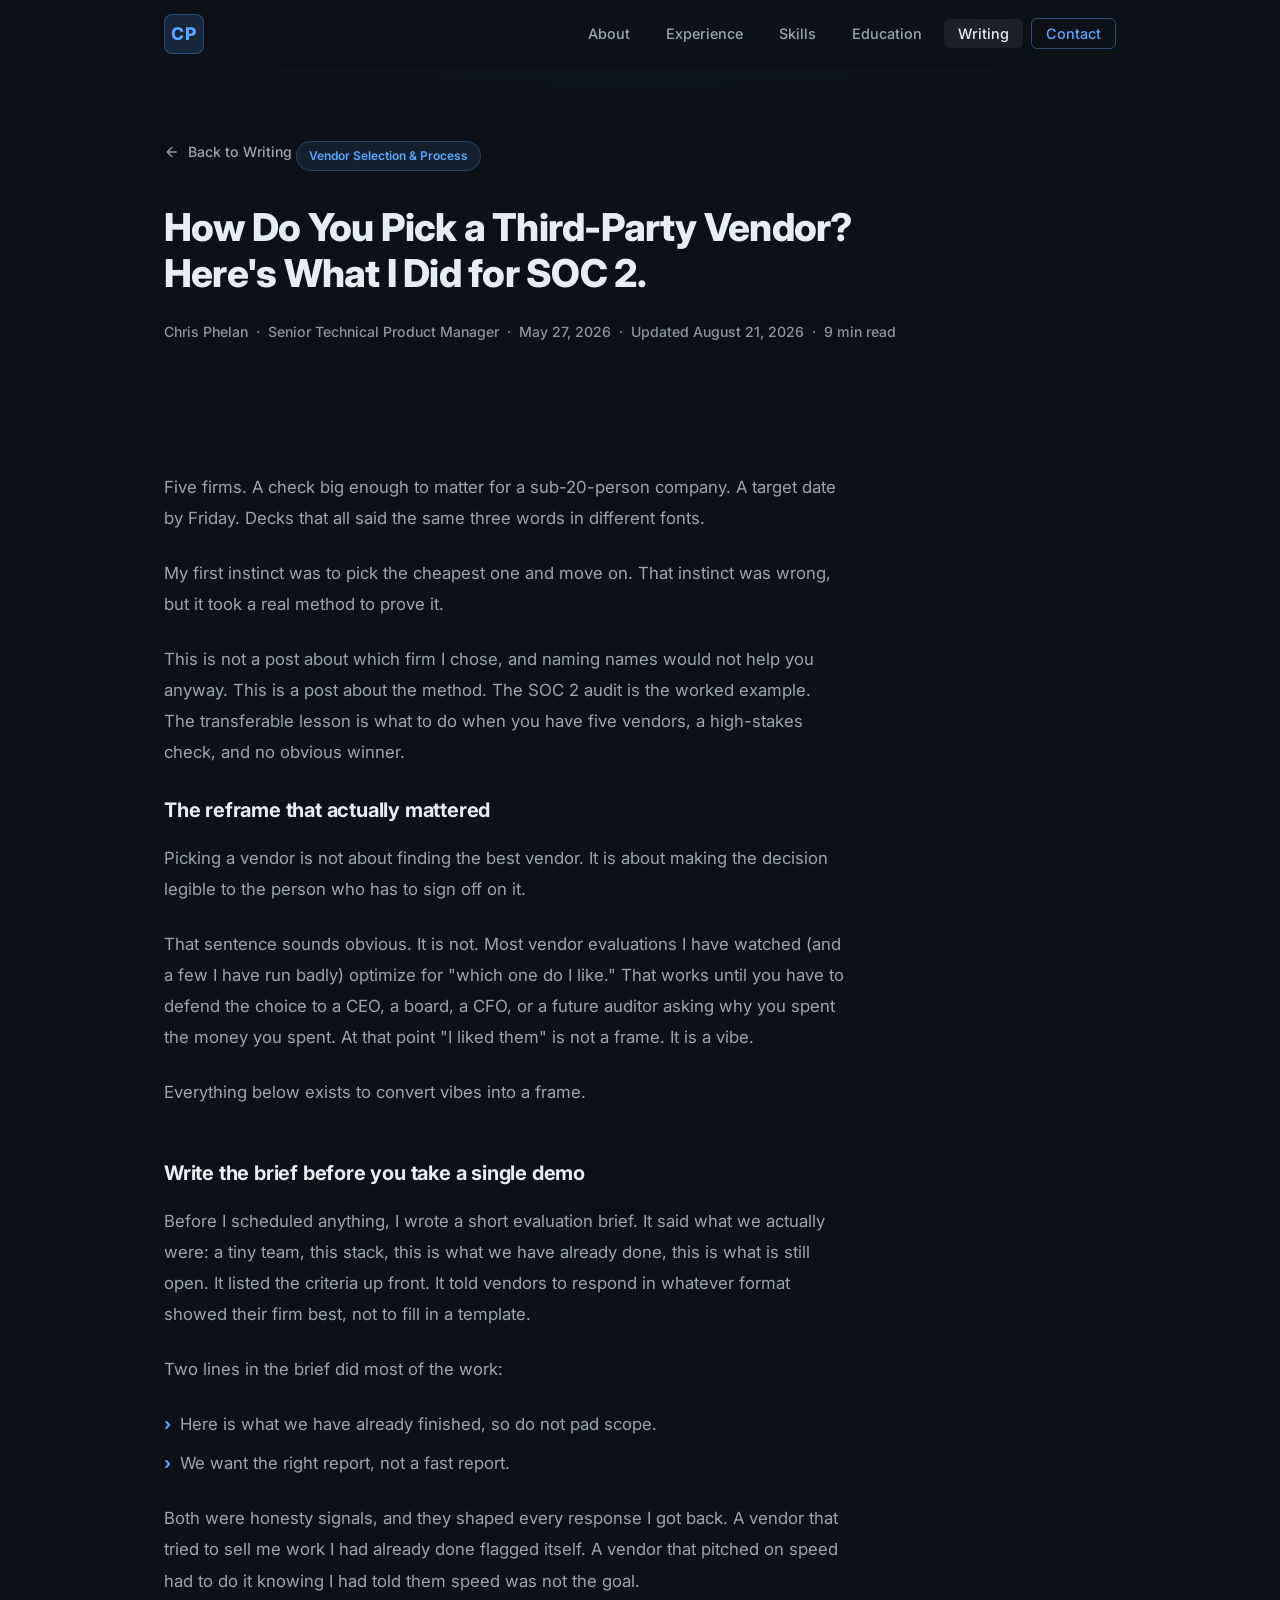
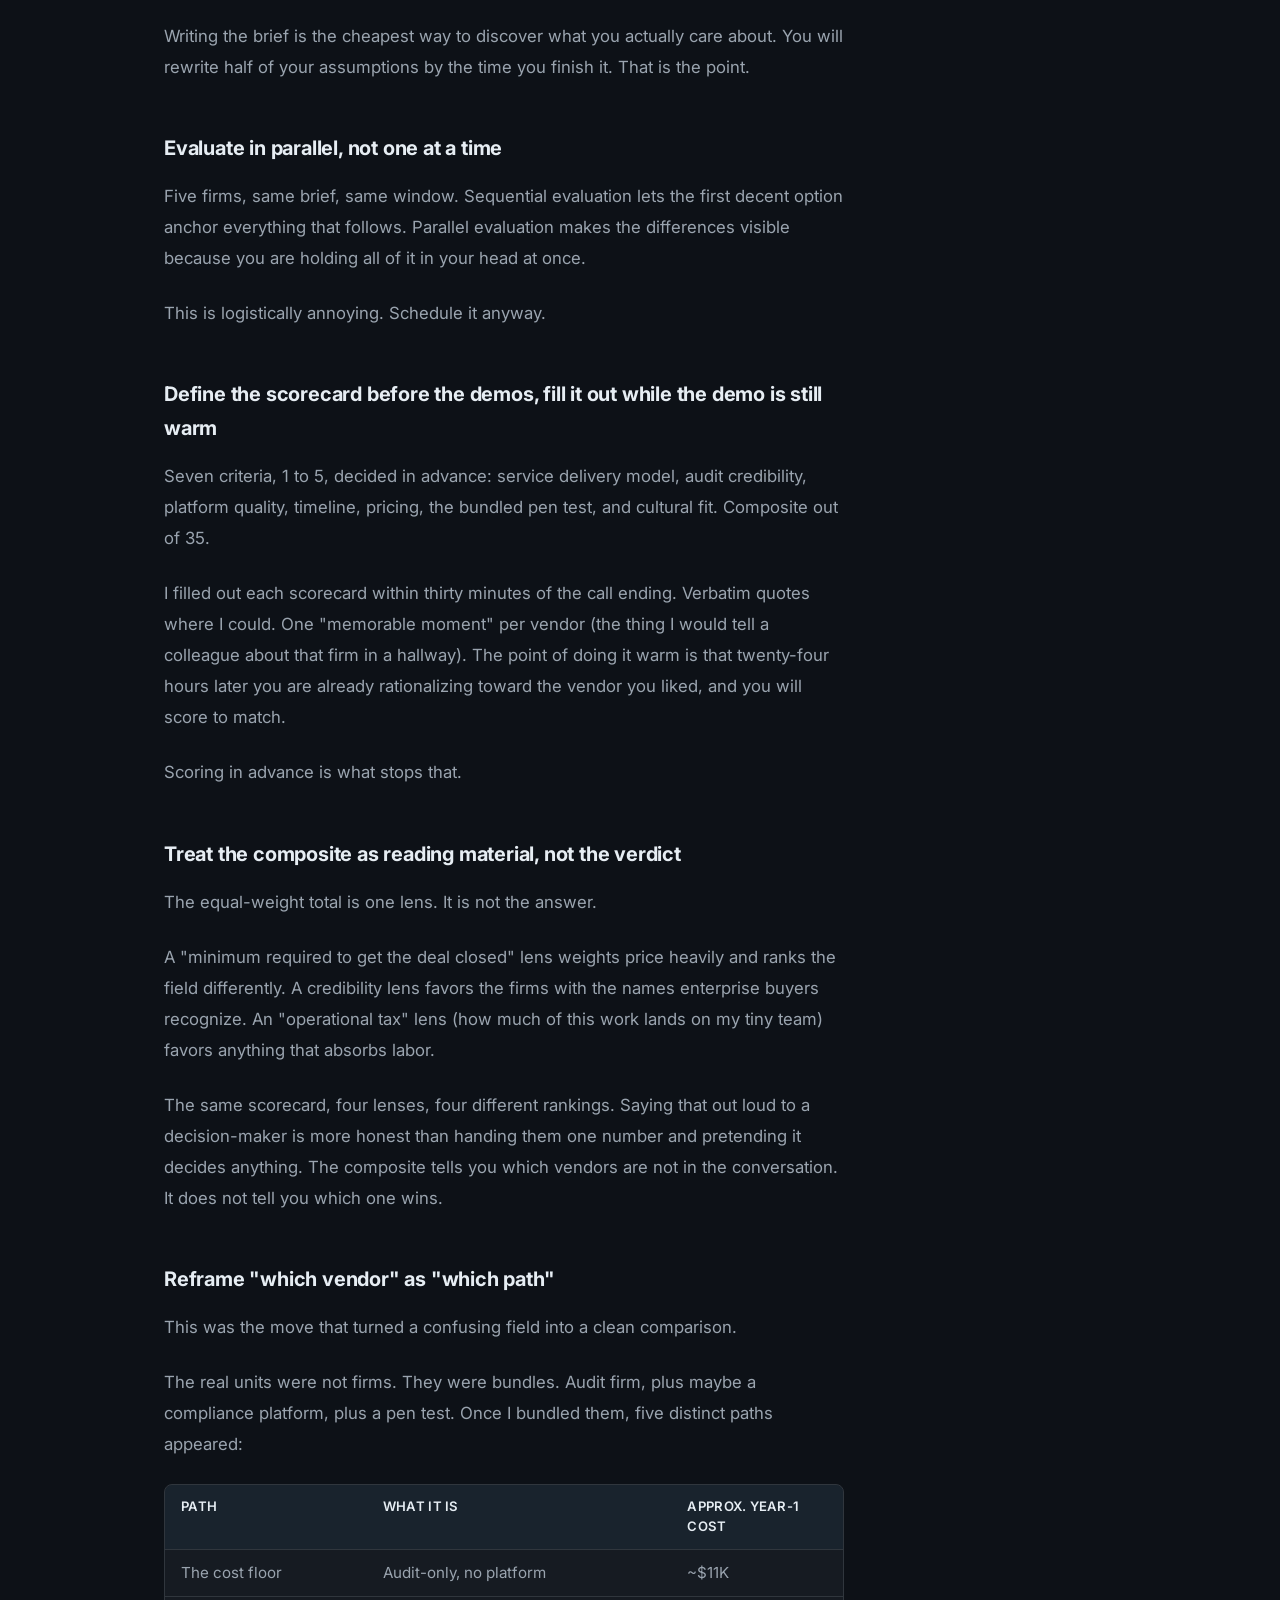
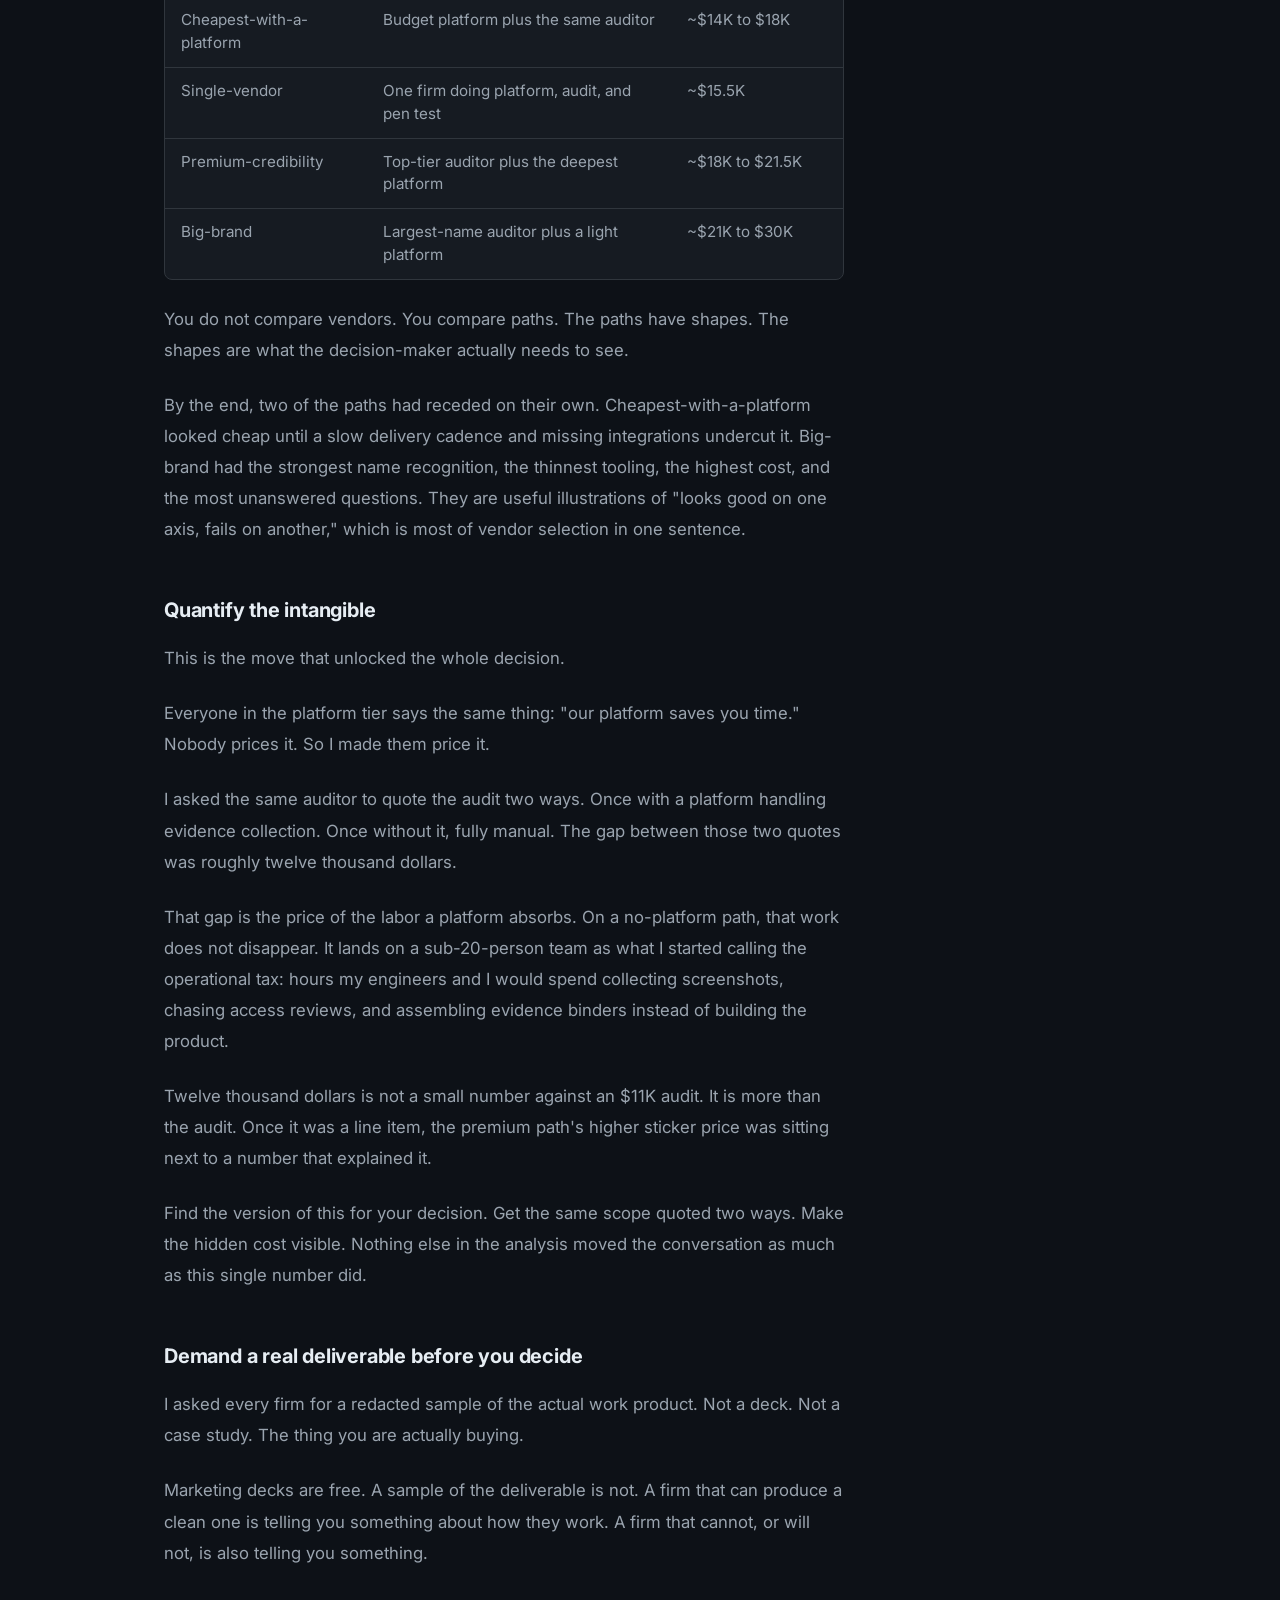
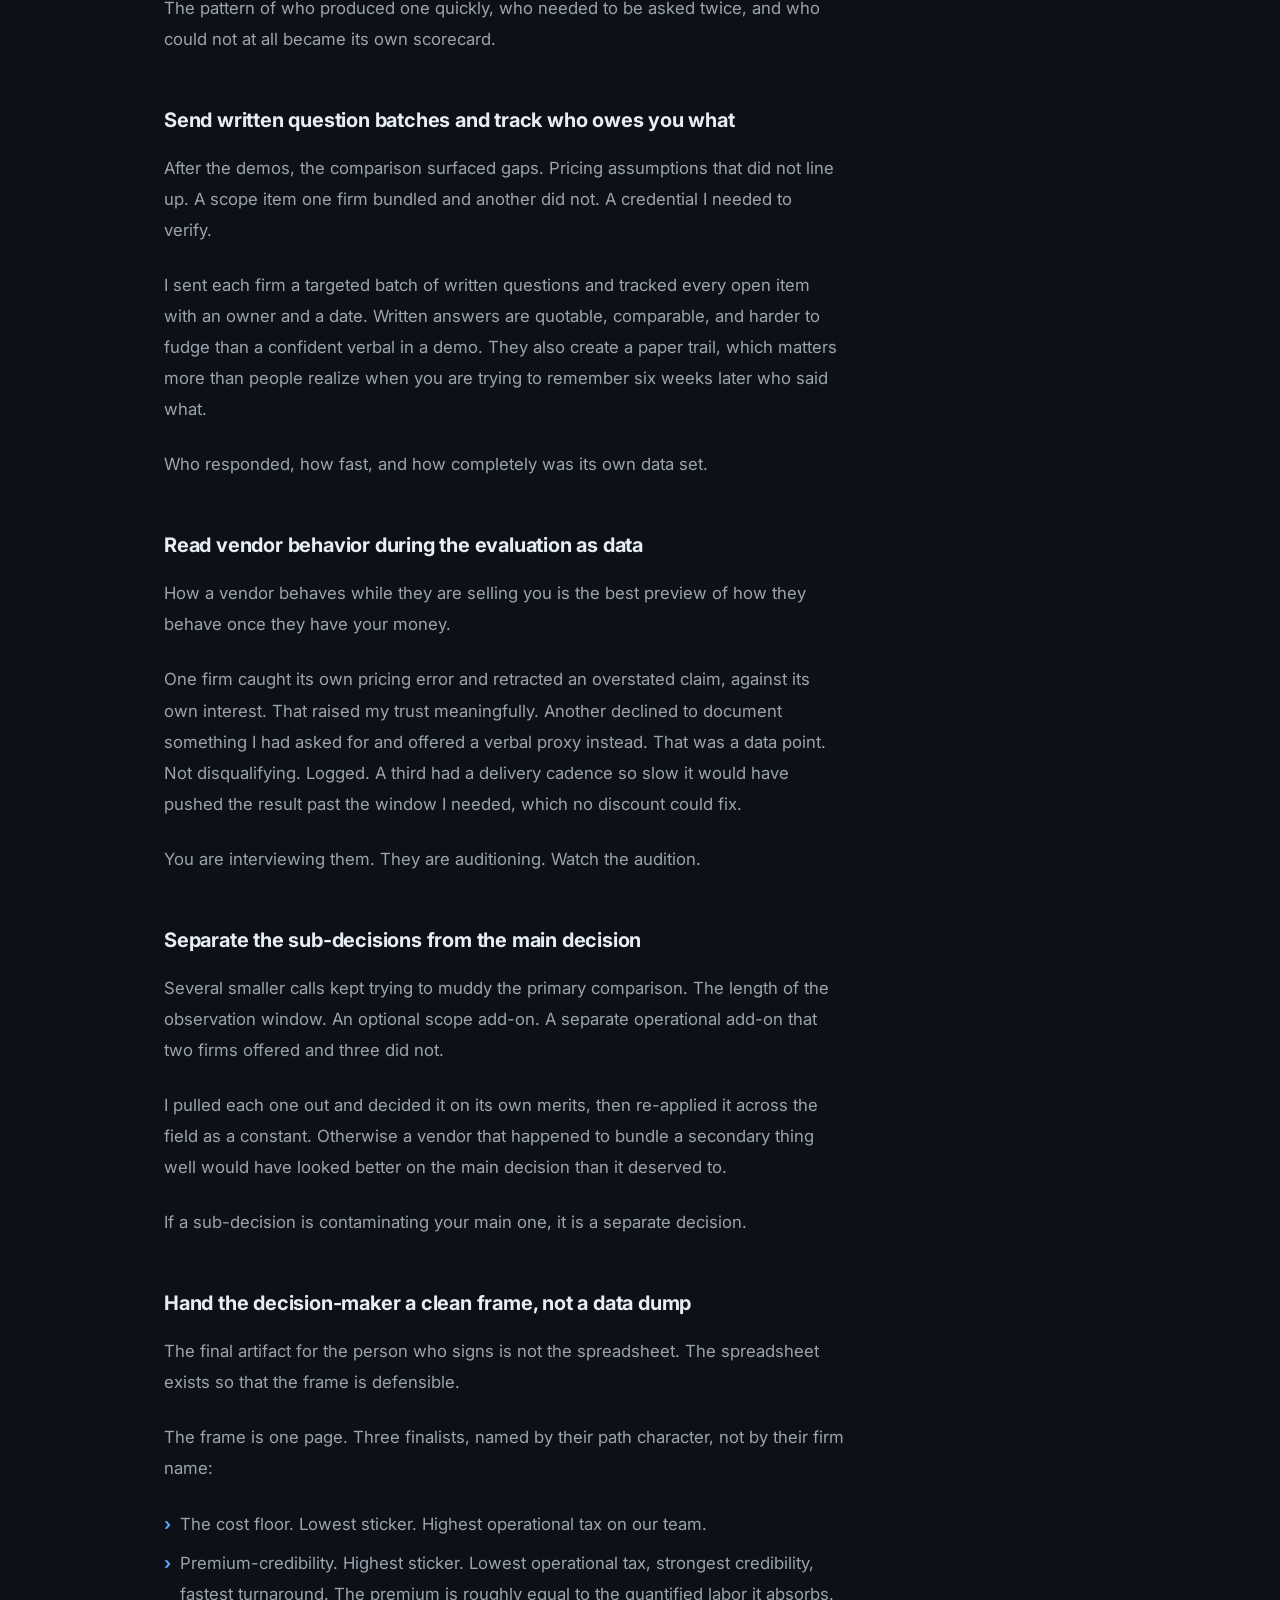
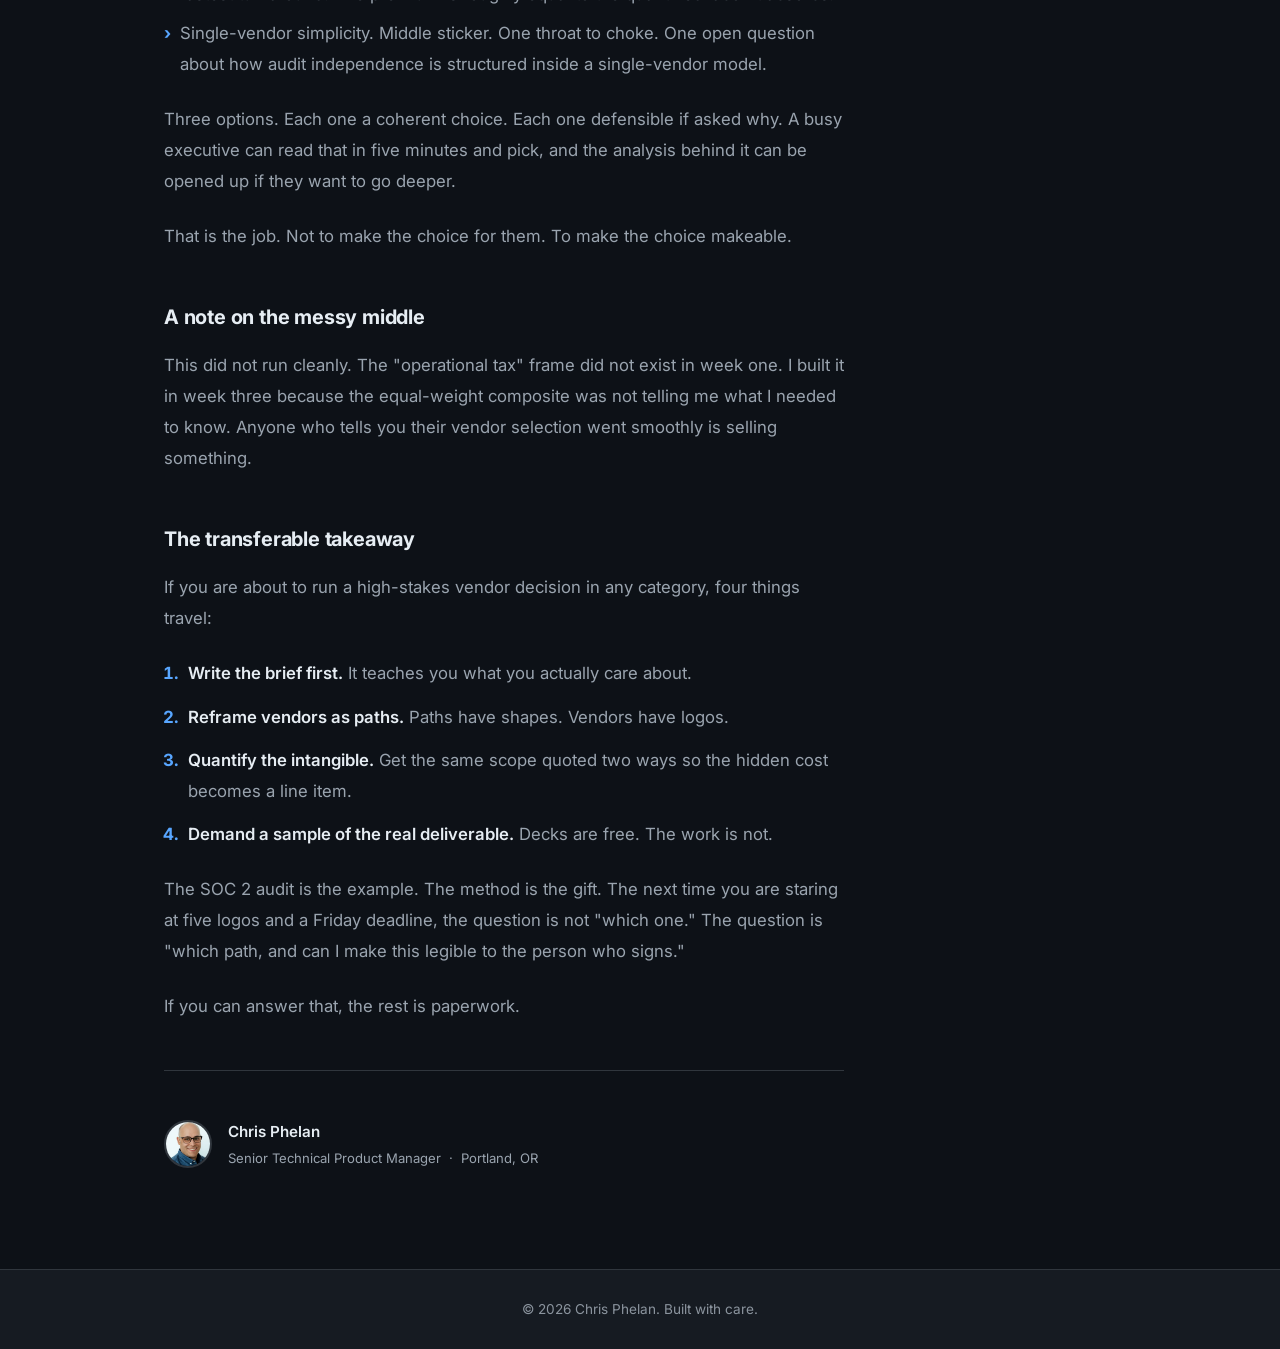
<file: soc-2-vendor-selection.html>
<!DOCTYPE html>
<html lang="en">
<head>
  <meta charset="UTF-8" />
  <meta name="viewport" content="width=device-width, initial-scale=1.0" />
  <title>How Do You Pick a Third-Party Vendor? — Chris Phelan</title>
  <meta name="description" content="Chris Phelan's practical framework for comparing high-stakes vendors, using a SOC 2 Type II audit selection as the worked example." />
  <meta name="theme-color" content="#0d1117" />
  <link rel="canonical" href="https://cppdx.github.io/phelanc/soc-2-vendor-selection.html" />
  <link rel="icon" href="favicon.svg" type="image/svg+xml" />
  <link rel="manifest" href="site.webmanifest" />
  <link rel="alternate" type="application/rss+xml" title="Chris Phelan — Writing &amp; Case Studies" href="feed.xml" />
  <meta property="og:type" content="article" />
  <meta property="og:title" content="How Do You Pick a Third-Party Vendor? Here's What I Did for SOC 2." />
  <meta property="og:description" content="A practical framework for turning a high-stakes vendor evaluation into a clear, defensible decision." />
  <meta property="og:url" content="https://cppdx.github.io/phelanc/soc-2-vendor-selection.html" />
  <meta property="og:image" content="https://cppdx.github.io/phelanc/headshot-640.jpg" />
  <meta property="og:image:alt" content="Chris Phelan" />
  <meta property="article:published_time" content="2026-05-27" />
  <meta property="article:modified_time" content="2026-08-21" />
  <meta name="twitter:card" content="summary" />
  <meta name="twitter:title" content="How Do You Pick a Third-Party Vendor? Here's What I Did for SOC 2." />
  <meta name="twitter:description" content="A practical framework for turning a high-stakes vendor evaluation into a clear, defensible decision." />
  <meta name="twitter:image" content="https://cppdx.github.io/phelanc/headshot-640.jpg" />
  <link rel="preconnect" href="https://fonts.googleapis.com" />
  <link rel="preconnect" href="https://fonts.gstatic.com" crossorigin />
  <link href="https://fonts.googleapis.com/css2?family=Inter:wght@300;400;500;600;700;800&display=swap" rel="stylesheet" />
  <link rel="stylesheet" href="styles.css" />
  <link rel="stylesheet" href="article.css" />
  <script type="application/ld+json">
    {
      "@context": "https://schema.org",
      "@type": "BlogPosting",
      "headline": "How Do You Pick a Third-Party Vendor? Here's What I Did for SOC 2.",
      "description": "Chris Phelan's practical framework for comparing high-stakes vendors, using a SOC 2 Type II audit selection as the worked example.",
      "datePublished": "2026-05-27",
      "dateModified": "2026-08-21",
      "mainEntityOfPage": "https://cppdx.github.io/phelanc/soc-2-vendor-selection.html",
      "image": "https://cppdx.github.io/phelanc/headshot-640.jpg",
      "author": {
        "@type": "Person",
        "name": "Chris Phelan",
        "url": "https://cppdx.github.io/phelanc/"
      }
    }
  </script>
</head>
<body>

  <a class="skip-link" href="#main-content">Skip to article</a>

  <!-- NAV -->
  <nav id="navbar" aria-label="Primary navigation">
    <div class="nav-inner">
      <a href="index.html" class="nav-logo" aria-label="Chris Phelan home">CP</a>
      <button class="nav-toggle" id="navToggle" type="button" aria-label="Open navigation menu" aria-expanded="false" aria-controls="navLinks">
        <span></span><span></span><span></span>
      </button>
      <ul class="nav-links" id="navLinks">
        <li><a href="index.html#about">About</a></li>
        <li><a href="index.html#experience">Experience</a></li>
        <li><a href="index.html#skills">Skills</a></li>
        <li><a href="index.html#education">Education</a></li>
        <li><a href="index.html#projects" aria-current="page">Writing</a></li>
        <li><a href="index.html#contact" class="nav-cta">Contact</a></li>
      </ul>
    </div>
  </nav>

  <main id="main-content">
  <article>

  <!-- ARTICLE HERO -->
  <header class="article-hero">
    <div class="container">
      <a href="index.html#projects" class="article-back">
        <svg aria-hidden="true" focusable="false" width="16" height="16" viewBox="0 0 24 24" fill="none" stroke="currentColor" stroke-width="2"><line x1="19" y1="12" x2="5" y2="12"/><polyline points="12 19 5 12 12 5"/></svg>
        Back to Writing
      </a>
      <div class="article-tag">Vendor Selection &amp; Process</div>
      <h1 class="article-title">How Do You Pick a Third-Party Vendor? Here's What I Did for SOC 2.</h1>
      <p class="article-meta">Chris Phelan &nbsp;·&nbsp; Senior Technical Product Manager &nbsp;·&nbsp; <time datetime="2026-05-27">May 27, 2026</time> &nbsp;·&nbsp; Updated August 21, 2026 &nbsp;·&nbsp; 9 min read</p>
    </div>
  </header>

  <!-- ARTICLE BODY -->
  <div class="article-body">
    <div class="container">
      <div class="article-content">

        <p>Five firms. A check big enough to matter for a sub-20-person company. A target date by Friday. Decks that all said the same three words in different fonts.</p>

        <p>My first instinct was to pick the cheapest one and move on. That instinct was wrong, but it took a real method to prove it.</p>

        <p>This is not a post about which firm I chose, and naming names would not help you anyway. This is a post about the method. The SOC 2 audit is the worked example. The transferable lesson is what to do when you have five vendors, a high-stakes check, and no obvious winner.</p>

        <h2>The reframe that actually mattered</h2>

        <p>Picking a vendor is not about finding the best vendor. It is about making the decision legible to the person who has to sign off on it.</p>

        <p>That sentence sounds obvious. It is not. Most vendor evaluations I have watched (and a few I have run badly) optimize for "which one do I like." That works until you have to defend the choice to a CEO, a board, a CFO, or a future auditor asking why you spent the money you spent. At that point "I liked them" is not a frame. It is a vibe.</p>

        <p>Everything below exists to convert vibes into a frame.</p>

        <h2>Write the brief before you take a single demo</h2>

        <p>Before I scheduled anything, I wrote a short evaluation brief. It said what we actually were: a tiny team, this stack, this is what we have already done, this is what is still open. It listed the criteria up front. It told vendors to respond in whatever format showed their firm best, not to fill in a template.</p>

        <p>Two lines in the brief did most of the work:</p>

        <ul>
          <li>Here is what we have already finished, so do not pad scope.</li>
          <li>We want the right report, not a fast report.</li>
        </ul>

        <p>Both were honesty signals, and they shaped every response I got back. A vendor that tried to sell me work I had already done flagged itself. A vendor that pitched on speed had to do it knowing I had told them speed was not the goal.</p>

        <p>Writing the brief is the cheapest way to discover what you actually care about. You will rewrite half of your assumptions by the time you finish it. That is the point.</p>

        <h2>Evaluate in parallel, not one at a time</h2>

        <p>Five firms, same brief, same window. Sequential evaluation lets the first decent option anchor everything that follows. Parallel evaluation makes the differences visible because you are holding all of it in your head at once.</p>

        <p>This is logistically annoying. Schedule it anyway.</p>

        <h2>Define the scorecard before the demos, fill it out while the demo is still warm</h2>

        <p>Seven criteria, 1 to 5, decided in advance: service delivery model, audit credibility, platform quality, timeline, pricing, the bundled pen test, and cultural fit. Composite out of 35.</p>

        <p>I filled out each scorecard within thirty minutes of the call ending. Verbatim quotes where I could. One "memorable moment" per vendor (the thing I would tell a colleague about that firm in a hallway). The point of doing it warm is that twenty-four hours later you are already rationalizing toward the vendor you liked, and you will score to match.</p>

        <p>Scoring in advance is what stops that.</p>

        <h2>Treat the composite as reading material, not the verdict</h2>

        <p>The equal-weight total is one lens. It is not the answer.</p>

        <p>A "minimum required to get the deal closed" lens weights price heavily and ranks the field differently. A credibility lens favors the firms with the names enterprise buyers recognize. An "operational tax" lens (how much of this work lands on my tiny team) favors anything that absorbs labor.</p>

        <p>The same scorecard, four lenses, four different rankings. Saying that out loud to a decision-maker is more honest than handing them one number and pretending it decides anything. The composite tells you which vendors are not in the conversation. It does not tell you which one wins.</p>

        <h2>Reframe "which vendor" as "which path"</h2>

        <p>This was the move that turned a confusing field into a clean comparison.</p>

        <p>The real units were not firms. They were bundles. Audit firm, plus maybe a compliance platform, plus a pen test. Once I bundled them, five distinct paths appeared:</p>

        <div class="article-table-wrap">
          <table>
            <thead>
              <tr>
                <th>Path</th>
                <th>What it is</th>
                <th>Approx. Year-1 cost</th>
              </tr>
            </thead>
            <tbody>
              <tr>
                <td>The cost floor</td>
                <td>Audit-only, no platform</td>
                <td>~$11K</td>
              </tr>
              <tr>
                <td>Cheapest-with-a-platform</td>
                <td>Budget platform plus the same auditor</td>
                <td>~$14K to $18K</td>
              </tr>
              <tr>
                <td>Single-vendor</td>
                <td>One firm doing platform, audit, and pen test</td>
                <td>~$15.5K</td>
              </tr>
              <tr>
                <td>Premium-credibility</td>
                <td>Top-tier auditor plus the deepest platform</td>
                <td>~$18K to $21.5K</td>
              </tr>
              <tr>
                <td>Big-brand</td>
                <td>Largest-name auditor plus a light platform</td>
                <td>~$21K to $30K</td>
              </tr>
            </tbody>
          </table>
        </div>

        <p>You do not compare vendors. You compare paths. The paths have shapes. The shapes are what the decision-maker actually needs to see.</p>

        <p>By the end, two of the paths had receded on their own. Cheapest-with-a-platform looked cheap until a slow delivery cadence and missing integrations undercut it. Big-brand had the strongest name recognition, the thinnest tooling, the highest cost, and the most unanswered questions. They are useful illustrations of "looks good on one axis, fails on another," which is most of vendor selection in one sentence.</p>

        <h2>Quantify the intangible</h2>

        <p>This is the move that unlocked the whole decision.</p>

        <p>Everyone in the platform tier says the same thing: "our platform saves you time." Nobody prices it. So I made them price it.</p>

        <p>I asked the same auditor to quote the audit two ways. Once with a platform handling evidence collection. Once without it, fully manual. The gap between those two quotes was roughly twelve thousand dollars.</p>

        <p>That gap is the price of the labor a platform absorbs. On a no-platform path, that work does not disappear. It lands on a sub-20-person team as what I started calling the operational tax: hours my engineers and I would spend collecting screenshots, chasing access reviews, and assembling evidence binders instead of building the product.</p>

        <p>Twelve thousand dollars is not a small number against an $11K audit. It is more than the audit. Once it was a line item, the premium path's higher sticker price was sitting next to a number that explained it.</p>

        <p>Find the version of this for your decision. Get the same scope quoted two ways. Make the hidden cost visible. Nothing else in the analysis moved the conversation as much as this single number did.</p>

        <h2>Demand a real deliverable before you decide</h2>

        <p>I asked every firm for a redacted sample of the actual work product. Not a deck. Not a case study. The thing you are actually buying.</p>

        <p>Marketing decks are free. A sample of the deliverable is not. A firm that can produce a clean one is telling you something about how they work. A firm that cannot, or will not, is also telling you something.</p>

        <p>The pattern of who produced one quickly, who needed to be asked twice, and who could not at all became its own scorecard.</p>

        <h2>Send written question batches and track who owes you what</h2>

        <p>After the demos, the comparison surfaced gaps. Pricing assumptions that did not line up. A scope item one firm bundled and another did not. A credential I needed to verify.</p>

        <p>I sent each firm a targeted batch of written questions and tracked every open item with an owner and a date. Written answers are quotable, comparable, and harder to fudge than a confident verbal in a demo. They also create a paper trail, which matters more than people realize when you are trying to remember six weeks later who said what.</p>

        <p>Who responded, how fast, and how completely was its own data set.</p>

        <h2>Read vendor behavior during the evaluation as data</h2>

        <p>How a vendor behaves while they are selling you is the best preview of how they behave once they have your money.</p>

        <p>One firm caught its own pricing error and retracted an overstated claim, against its own interest. That raised my trust meaningfully. Another declined to document something I had asked for and offered a verbal proxy instead. That was a data point. Not disqualifying. Logged. A third had a delivery cadence so slow it would have pushed the result past the window I needed, which no discount could fix.</p>

        <p>You are interviewing them. They are auditioning. Watch the audition.</p>

        <h2>Separate the sub-decisions from the main decision</h2>

        <p>Several smaller calls kept trying to muddy the primary comparison. The length of the observation window. An optional scope add-on. A separate operational add-on that two firms offered and three did not.</p>

        <p>I pulled each one out and decided it on its own merits, then re-applied it across the field as a constant. Otherwise a vendor that happened to bundle a secondary thing well would have looked better on the main decision than it deserved to.</p>

        <p>If a sub-decision is contaminating your main one, it is a separate decision.</p>

        <h2>Hand the decision-maker a clean frame, not a data dump</h2>

        <p>The final artifact for the person who signs is not the spreadsheet. The spreadsheet exists so that the frame is defensible.</p>

        <p>The frame is one page. Three finalists, named by their path character, not by their firm name:</p>

        <ul>
          <li>The cost floor. Lowest sticker. Highest operational tax on our team.</li>
          <li>Premium-credibility. Highest sticker. Lowest operational tax, strongest credibility, fastest turnaround. The premium is roughly equal to the quantified labor it absorbs.</li>
          <li>Single-vendor simplicity. Middle sticker. One throat to choke. One open question about how audit independence is structured inside a single-vendor model.</li>
        </ul>

        <p>Three options. Each one a coherent choice. Each one defensible if asked why. A busy executive can read that in five minutes and pick, and the analysis behind it can be opened up if they want to go deeper.</p>

        <p>That is the job. Not to make the choice for them. To make the choice makeable.</p>

        <h2>A note on the messy middle</h2>

        <p>This did not run cleanly. The "operational tax" frame did not exist in week one. I built it in week three because the equal-weight composite was not telling me what I needed to know. Anyone who tells you their vendor selection went smoothly is selling something.</p>

        <h2>The transferable takeaway</h2>

        <p>If you are about to run a high-stakes vendor decision in any category, four things travel:</p>

        <ol>
          <li><strong>Write the brief first.</strong> It teaches you what you actually care about.</li>
          <li><strong>Reframe vendors as paths.</strong> Paths have shapes. Vendors have logos.</li>
          <li><strong>Quantify the intangible.</strong> Get the same scope quoted two ways so the hidden cost becomes a line item.</li>
          <li><strong>Demand a sample of the real deliverable.</strong> Decks are free. The work is not.</li>
        </ol>

        <p>The SOC 2 audit is the example. The method is the gift. The next time you are staring at five logos and a Friday deadline, the question is not "which one." The question is "which path, and can I make this legible to the person who signs."</p>

        <p>If you can answer that, the rest is paperwork.</p>

        <hr class="article-divider" />

        <div class="article-footer">
          <picture>
            <source type="image/webp" srcset="headshot-320.webp 320w, headshot-640.webp 640w" sizes="48px" />
            <img src="headshot-640.jpg" alt="Chris Phelan" class="article-author-photo" width="640" height="640" loading="lazy" decoding="async" />
          </picture>
          <div class="article-author-info">
            <span class="article-author-name">Chris Phelan</span>
            <span class="article-author-title">Senior Technical Product Manager &nbsp;·&nbsp; Portland, OR</span>
          </div>
        </div>

      </div>
    </div>
  </div>

  </article>
  </main>

  <!-- FOOTER -->
  <footer>
    <p>© 2026 Chris Phelan. Built with care.</p>
  </footer>

  <script src="script.js"></script>

</body>
</html>
</file>
<file: styles.css>
/* ===== RESET & BASE ===== */
*, *::before, *::after {
  box-sizing: border-box;
  margin: 0;
  padding: 0;
}

:root {
  --bg: #0d1117;
  --surface: #161b22;
  --surface-2: #1c2128;
  --border: #30363d;
  --accent: #58a6ff;
  --accent-glow: rgba(88, 166, 255, 0.15);
  --accent-glow-strong: rgba(88, 166, 255, 0.3);
  --text: #e6edf3;
  --text-muted: #9aa4af;
  --text-dim: #8b949e;
  --success: #3fb950;
  --radius: 12px;
  --radius-sm: 8px;
  --transition: 0.25s ease;
  --font: 'Inter', system-ui, -apple-system, sans-serif;
}

html {
  scroll-behavior: smooth;
  scroll-padding-top: 72px;
}

body {
  font-family: var(--font);
  background-color: var(--bg);
  color: var(--text);
  line-height: 1.7;
  font-size: 16px;
  overflow-x: hidden;
}

a {
  color: var(--accent);
  text-decoration: none;
}

.nav-links,
.timeline-bullets {
  list-style: none;
}

img {
  display: block;
  max-width: 100%;
}

.skip-link {
  position: fixed;
  top: 12px;
  left: 12px;
  z-index: 2000;
  padding: 10px 14px;
  border-radius: var(--radius-sm);
  background: var(--accent);
  color: var(--bg);
  font-weight: 700;
  transform: translateY(-160%);
  transition: transform var(--transition);
}

.skip-link:focus {
  transform: translateY(0);
}

:focus-visible {
  outline: 3px solid var(--accent);
  outline-offset: 3px;
}

/* ===== CONTAINER ===== */
.container {
  max-width: 1000px;
  margin: 0 auto;
  padding: 0 24px;
}

/* ===== SECTIONS ===== */
section {
  padding: 100px 0;
}

.section-title {
  font-size: clamp(1.6rem, 3vw, 2rem);
  font-weight: 700;
  color: var(--text);
  margin-bottom: 12px;
  position: relative;
  display: inline-block;
}

.section-title::after {
  content: '';
  display: block;
  width: 48px;
  height: 3px;
  background: var(--accent);
  border-radius: 2px;
  margin-top: 8px;
}

.section-subtitle {
  color: var(--text-muted);
  margin-bottom: 48px;
  margin-top: 8px;
  font-size: 1.05rem;
}

/* ===== NAV ===== */
#navbar {
  position: fixed;
  top: 0;
  left: 0;
  right: 0;
  z-index: 1000;
  background: rgba(13, 17, 23, 0.8);
  backdrop-filter: blur(12px);
  -webkit-backdrop-filter: blur(12px);
  border-bottom: 1px solid transparent;
  transition: border-color var(--transition), background var(--transition);
}

#navbar.scrolled {
  border-bottom-color: var(--border);
  background: rgba(13, 17, 23, 0.95);
}

.nav-inner {
  max-width: 1000px;
  margin: 0 auto;
  padding: 0 24px;
  height: 68px;
  display: flex;
  align-items: center;
  justify-content: space-between;
}

.nav-logo {
  font-size: 1.1rem;
  font-weight: 800;
  color: var(--accent);
  letter-spacing: 0.05em;
  background: var(--accent-glow);
  border: 1px solid rgba(88, 166, 255, 0.3);
  width: 40px;
  height: 40px;
  display: flex;
  align-items: center;
  justify-content: center;
  border-radius: var(--radius-sm);
  transition: background var(--transition), box-shadow var(--transition);
}

.nav-logo:hover {
  background: var(--accent-glow-strong);
  box-shadow: 0 0 16px rgba(88, 166, 255, 0.25);
}

.nav-links {
  display: flex;
  align-items: center;
  gap: 8px;
}

.nav-links a {
  color: var(--text-muted);
  font-size: 0.9rem;
  font-weight: 500;
  padding: 6px 14px;
  border-radius: 6px;
  transition: color var(--transition), background var(--transition);
}

.nav-links a:hover,
.nav-links a.active,
.nav-links a[aria-current] {
  color: var(--text);
  background: var(--surface-2);
}

.nav-cta {
  color: var(--accent) !important;
  border: 1px solid rgba(88, 166, 255, 0.4) !important;
}

.nav-cta:hover {
  background: var(--accent-glow) !important;
  color: var(--accent) !important;
}

.nav-toggle {
  display: none;
  flex-direction: column;
  gap: 5px;
  cursor: pointer;
  background: none;
  border: none;
  padding: 8px;
  border-radius: 6px;
}

.nav-toggle span {
  display: block;
  width: 22px;
  height: 2px;
  background: var(--text);
  border-radius: 2px;
  transition: var(--transition);
}

.nav-toggle.open span:nth-child(1) { transform: translateY(7px) rotate(45deg); }
.nav-toggle.open span:nth-child(2) { opacity: 0; }
.nav-toggle.open span:nth-child(3) { transform: translateY(-7px) rotate(-45deg); }

/* ===== HERO ===== */
#hero {
  min-height: 100vh;
  display: flex;
  flex-direction: column;
  align-items: center;
  justify-content: center;
  text-align: center;
  padding: 80px 24px 60px;
  position: relative;
  background: radial-gradient(ellipse 80% 60% at 50% -10%, rgba(88, 166, 255, 0.08) 0%, transparent 70%);
}

.hero-content { max-width: 680px; }

.hero-greeting {
  font-size: 1rem;
  color: var(--accent);
  font-weight: 500;
  letter-spacing: 0.08em;
  text-transform: uppercase;
  margin-bottom: 16px;
}

.hero-name {
  font-size: clamp(2.8rem, 8vw, 5rem);
  font-weight: 800;
  line-height: 1.05;
  color: var(--text);
  margin-bottom: 16px;
  letter-spacing: -0.02em;
}

.hero-title {
  font-size: clamp(1.2rem, 3vw, 1.6rem);
  font-weight: 400;
  background: linear-gradient(90deg, var(--accent), #79c0ff);
  -webkit-background-clip: text;
  -webkit-text-fill-color: transparent;
  background-clip: text;
  margin-bottom: 20px;
}

.hero-location {
  display: inline-flex;
  align-items: center;
  gap: 6px;
  color: var(--text-muted);
  font-size: 0.95rem;
  margin-bottom: 40px;
}

.hero-actions {
  display: flex;
  gap: 16px;
  justify-content: center;
  flex-wrap: wrap;
}

.not-found-copy {
  margin: 0 auto 36px;
  color: var(--text-muted);
  font-size: 1.05rem;
}

.btn {
  display: inline-flex;
  align-items: center;
  gap: 8px;
  padding: 12px 28px;
  border-radius: var(--radius-sm);
  font-size: 0.95rem;
  font-weight: 600;
  transition: all var(--transition);
  cursor: pointer;
}

.btn-primary {
  background: var(--accent);
  color: #0d1117;
}

.btn-primary:hover {
  background: #79c0ff;
  box-shadow: 0 0 20px rgba(88, 166, 255, 0.4);
  transform: translateY(-1px);
}

.btn-outline {
  border: 1px solid var(--border);
  color: var(--text);
  background: transparent;
}

.btn-outline:hover {
  border-color: var(--accent);
  color: var(--accent);
  background: var(--accent-glow);
  transform: translateY(-1px);
}

.hero-scroll-hint {
  position: absolute;
  bottom: 32px;
  left: 50%;
  transform: translateX(-50%);
  display: flex;
  flex-direction: column;
  align-items: center;
  gap: 6px;
  color: var(--text-dim);
  font-size: 0.75rem;
  letter-spacing: 0.1em;
  text-transform: uppercase;
  animation: bounce 2s ease-in-out infinite;
}

@keyframes bounce {
  0%, 100% { transform: translateX(-50%) translateY(0); }
  50% { transform: translateX(-50%) translateY(6px); }
}

/* ===== ABOUT ===== */
#about { background: var(--surface); }

.about-grid {
  display: grid;
  grid-template-columns: auto 1fr 1fr;
  gap: 48px;
  align-items: center;
  margin-top: 40px;
}

.about-photo {
  flex-shrink: 0;
}

.about-photo picture {
  display: block;
}

.headshot {
  width: 180px;
  height: 180px;
  object-fit: cover;
  object-position: center top;
  border-radius: 50%;
  border: 3px solid var(--border);
  box-shadow: 0 0 0 6px var(--surface-2), 0 0 24px rgba(88, 166, 255, 0.15);
  display: block;
}

.about-text p {
  color: var(--text-muted);
  font-size: 1.05rem;
  line-height: 1.8;
  margin-bottom: 16px;
}

.about-highlights {
  display: flex;
  flex-direction: column;
  gap: 16px;
}

.highlight-card {
  background: var(--surface-2);
  border: 1px solid var(--border);
  border-radius: var(--radius);
  padding: 20px 24px;
  display: flex;
  align-items: center;
  gap: 16px;
  transition: border-color var(--transition), box-shadow var(--transition);
}

.highlight-card:hover {
  border-color: var(--accent);
  box-shadow: 0 0 16px var(--accent-glow);
}

.highlight-num {
  font-size: 2rem;
  font-weight: 800;
  color: var(--accent);
  line-height: 1;
}

.highlight-label {
  font-size: 0.9rem;
  color: var(--text-muted);
  font-weight: 500;
}

/* ===== EXPERIENCE ===== */
#experience { background: var(--bg); }

.timeline {
  margin-top: 48px;
  position: relative;
  padding-left: 32px;
}

.timeline::before {
  content: '';
  position: absolute;
  left: 7px;
  top: 8px;
  bottom: 8px;
  width: 2px;
  background: linear-gradient(to bottom, var(--accent), transparent);
  opacity: 0.4;
}

.timeline-item {
  position: relative;
  margin-bottom: 40px;
}

.timeline-item:last-child { margin-bottom: 0; }

.timeline-dot {
  position: absolute;
  left: -29px;
  top: 20px;
  width: 14px;
  height: 14px;
  background: var(--accent);
  border-radius: 50%;
  border: 3px solid var(--bg);
  box-shadow: 0 0 10px rgba(88, 166, 255, 0.5);
}

.timeline-card {
  background: var(--surface);
  border: 1px solid var(--border);
  border-radius: var(--radius);
  padding: 28px 32px;
  transition: border-color var(--transition), box-shadow var(--transition);
}

.timeline-card:hover {
  border-color: rgba(88, 166, 255, 0.4);
  box-shadow: 0 4px 24px rgba(0, 0, 0, 0.3);
}

.timeline-header {
  display: flex;
  align-items: flex-start;
  justify-content: space-between;
  gap: 16px;
  margin-bottom: 12px;
}

.timeline-company {
  font-size: 1.15rem;
  font-weight: 700;
  color: var(--text);
  margin-bottom: 4px;
}

.timeline-meta {
  font-size: 0.85rem;
  color: var(--text-dim);
  font-weight: 500;
}

.timeline-badge {
  font-size: 0.75rem;
  font-weight: 600;
  padding: 4px 10px;
  border-radius: 20px;
  white-space: nowrap;
}

.timeline-badge.current {
  background: rgba(63, 185, 80, 0.15);
  color: var(--success);
  border: 1px solid rgba(63, 185, 80, 0.3);
}

.timeline-role {
  font-size: 1rem;
  font-weight: 600;
  color: var(--accent);
  margin-bottom: 12px;
}

.role-note {
  font-weight: 400;
  font-size: 0.9rem;
  color: var(--text-muted);
}

.timeline-bullets {
  padding-left: 0;
}

.timeline-bullets li {
  position: relative;
  padding-left: 16px;
  color: var(--text-muted);
  font-size: 0.95rem;
  margin-bottom: 8px;
  line-height: 1.6;
}

.timeline-bullets li::before {
  content: '›';
  position: absolute;
  left: 0;
  color: var(--accent);
  font-weight: 700;
}

.multi-role {
  display: flex;
  flex-direction: column;
  gap: 24px;
}

.role-block {
  padding-top: 20px;
  border-top: 1px solid var(--border);
}

.role-block:first-child {
  padding-top: 0;
  border-top: none;
}

.role-period {
  font-size: 0.8rem;
  color: var(--text-dim);
  margin-bottom: 10px;
  margin-top: 2px;
}

/* ===== SKILLS ===== */
#skills { background: var(--surface); }

.skills-grid {
  display: flex;
  flex-wrap: wrap;
  gap: 12px;
  margin-top: 40px;
}

.skill-pill {
  background: var(--surface-2);
  border: 1px solid var(--border);
  color: var(--text);
  padding: 10px 20px;
  border-radius: 100px;
  font-size: 0.9rem;
  font-weight: 500;
  cursor: default;
  transition: all var(--transition);
}

.skill-pill:hover {
  border-color: var(--accent);
  color: var(--accent);
  background: var(--accent-glow);
  box-shadow: 0 0 12px var(--accent-glow);
  transform: translateY(-2px);
}

/* ===== EDUCATION ===== */
#education { background: var(--bg); }

.edu-grid {
  display: grid;
  grid-template-columns: repeat(2, 1fr);
  gap: 20px;
  margin-top: 40px;
}

.edu-card {
  background: var(--surface);
  border: 1px solid var(--border);
  border-radius: var(--radius);
  padding: 28px;
  transition: border-color var(--transition), box-shadow var(--transition), transform var(--transition);
}

.edu-card:hover {
  border-color: rgba(88, 166, 255, 0.4);
  box-shadow: 0 4px 20px rgba(0, 0, 0, 0.3);
  transform: translateY(-3px);
}

.edu-icon {
  font-size: 1.8rem;
  margin-bottom: 14px;
}

.edu-card h3 {
  font-size: 1rem;
  font-weight: 700;
  color: var(--text);
  margin-bottom: 6px;
}

.edu-degree {
  font-size: 0.9rem;
  color: var(--accent);
  font-weight: 500;
  margin-bottom: 6px;
}

.edu-year {
  font-size: 0.82rem;
  color: var(--text-dim);
}

/* ===== PROJECTS ===== */
#projects { background: var(--surface); }

.projects-grid {
  display: grid;
  grid-template-columns: repeat(3, 1fr);
  gap: 20px;
  margin-top: 8px;
}

.projects-grid--two {
  grid-template-columns: repeat(2, 1fr);
}

.project-card--link {
  display: block;
  color: inherit;
  cursor: pointer;
}

.project-card--link h3 {
  transition: color var(--transition);
}

.project-card--link:hover h3 {
  color: var(--accent);
}

@media (max-width: 768px) {
  .projects-grid--two {
    grid-template-columns: 1fr;
  }
}

.project-card {
  background: var(--surface-2);
  border: 1px solid var(--border);
  border-radius: var(--radius);
  padding: 28px;
  transition: all var(--transition);
}

.project-card:hover {
  border-color: rgba(88, 166, 255, 0.35);
  box-shadow: 0 4px 24px rgba(0, 0, 0, 0.3);
  transform: translateY(-4px);
}

.placeholder-card {
  opacity: 0.8;
}

.project-placeholder-icon {
  font-size: 2rem;
  margin-bottom: 16px;
}

.project-card h3 {
  font-size: 1rem;
  font-weight: 700;
  color: var(--text);
  margin-bottom: 10px;
}

.project-card p {
  font-size: 0.88rem;
  color: var(--text-muted);
  line-height: 1.6;
  margin-bottom: 16px;
}

.project-card .project-meta {
  margin-top: -4px;
  margin-bottom: 14px;
  color: var(--text-dim);
  font-size: 0.78rem;
  font-weight: 500;
}

.project-tag {
  display: inline-block;
  font-size: 0.75rem;
  font-weight: 600;
  padding: 4px 10px;
  border-radius: 20px;
  background: rgba(88, 166, 255, 0.1);
  color: var(--accent);
  border: 1px solid rgba(88, 166, 255, 0.25);
}

/* ===== CONTACT ===== */
#contact { background: var(--bg); }

.contact-links {
  display: flex;
  flex-direction: column;
  gap: 16px;
  max-width: 540px;
  margin-top: 8px;
}

.contact-item {
  display: flex;
  align-items: center;
  gap: 20px;
  background: var(--surface);
  border: 1px solid var(--border);
  border-radius: var(--radius);
  padding: 20px 24px;
  color: var(--text);
  transition: all var(--transition);
}

.contact-item:hover {
  border-color: var(--accent);
  background: var(--surface-2);
  box-shadow: 0 4px 16px rgba(0, 0, 0, 0.3);
  transform: translateX(4px);
}

.contact-item-featured {
  border-color: rgba(88, 166, 255, 0.4);
  background: var(--surface-2);
  padding: 28px 32px;
}

.contact-item-featured:hover {
  box-shadow: 0 4px 24px var(--accent-glow-strong);
}

.contact-arrow {
  margin-left: auto;
  color: var(--accent);
  opacity: 0.6;
  transition: opacity var(--transition), transform var(--transition);
}

.contact-item:hover .contact-arrow {
  opacity: 1;
  transform: translateX(4px);
}

.contact-icon {
  width: 44px;
  height: 44px;
  background: var(--accent-glow);
  border: 1px solid rgba(88, 166, 255, 0.25);
  border-radius: var(--radius-sm);
  display: flex;
  align-items: center;
  justify-content: center;
  flex-shrink: 0;
  color: var(--accent);
}

.contact-text {
  display: flex;
  flex-direction: column;
  gap: 2px;
}

.contact-label {
  font-size: 0.75rem;
  color: var(--text-dim);
  font-weight: 600;
  text-transform: uppercase;
  letter-spacing: 0.06em;
}

.contact-value {
  font-size: 0.95rem;
  color: var(--text);
  font-weight: 500;
}

/* ===== FOOTER ===== */
footer {
  background: var(--surface);
  border-top: 1px solid var(--border);
  text-align: center;
  padding: 28px 24px;
  color: var(--text-dim);
  font-size: 0.85rem;
}

/* ===== REVEAL ANIMATIONS ===== */
.fade-in {
  opacity: 0;
  transform: translateY(24px);
  animation: fadeInUp 0.8s ease forwards;
}

@keyframes fadeInUp {
  to {
    opacity: 1;
    transform: translateY(0);
  }
}

.js .reveal {
  opacity: 0;
  transform: translateY(30px);
  transition: opacity 0.6s ease var(--reveal-delay, 0ms), transform 0.6s ease var(--reveal-delay, 0ms);
}

.js .reveal.visible {
  opacity: 1;
  transform: translateY(0);
}

@media (prefers-reduced-motion: reduce) {
  html {
    scroll-behavior: auto;
  }

  *, *::before, *::after {
    animation-duration: 0.01ms !important;
    animation-iteration-count: 1 !important;
    scroll-behavior: auto !important;
    transition-duration: 0.01ms !important;
    transition-delay: 0ms !important;
  }

  .js .reveal {
    opacity: 1;
    transform: none;
  }
}

/* ===== RESPONSIVE ===== */
@media (max-width: 768px) {
  section { padding: 72px 0; }

  .nav-toggle { display: flex; }

  .nav-links {
    display: none;
    position: absolute;
    top: 68px;
    left: 0;
    right: 0;
    flex-direction: column;
    background: var(--surface);
    border-bottom: 1px solid var(--border);
    padding: 16px 24px 24px;
    gap: 4px;
  }

  .nav-links.open { display: flex; }

  .nav-links a {
    padding: 10px 14px;
    width: 100%;
  }

  .nav-links li {
    width: 100%;
  }

  .about-grid {
    grid-template-columns: 1fr;
    gap: 32px;
    justify-items: center;
    text-align: center;
  }

  .about-text {
    text-align: left;
  }

  .edu-grid {
    grid-template-columns: 1fr;
  }

  .projects-grid {
    grid-template-columns: 1fr;
  }

  .timeline { padding-left: 24px; }

  .timeline-card { padding: 20px; }

  .timeline-header { flex-direction: column; gap: 8px; }
}

@media (max-width: 480px) {
  .hero-actions { flex-direction: column; align-items: center; }
  .btn { width: 100%; max-width: 240px; justify-content: center; }
}
</file>
<file: article.css>
.article-hero {
  padding: 140px 0 64px;
  background: radial-gradient(ellipse 80% 60% at 50% -10%, rgba(88, 166, 255, 0.08) 0%, transparent 70%);
}

.article-back {
  display: inline-flex;
  align-items: center;
  gap: 8px;
  margin-bottom: 40px;
  color: var(--text-muted);
  font-size: 0.88rem;
  font-weight: 500;
  transition: color var(--transition);
}

.article-back:hover {
  color: var(--accent);
}

.article-tag {
  display: inline-block;
  margin-bottom: 20px;
  padding: 4px 12px;
  border: 1px solid rgba(88, 166, 255, 0.25);
  border-radius: 20px;
  background: rgba(88, 166, 255, 0.1);
  color: var(--accent);
  font-size: 0.75rem;
  font-weight: 600;
}

.article-title {
  max-width: 760px;
  margin-bottom: 24px;
  color: var(--text);
  font-size: clamp(1.6rem, 4vw, 2.4rem);
  font-weight: 800;
  letter-spacing: -0.02em;
  line-height: 1.2;
}

.article-meta {
  color: var(--text-dim);
  font-size: 0.88rem;
  font-weight: 500;
}

.article-body {
  padding: 64px 0 100px;
}

.article-content {
  max-width: 680px;
}

.article-content p {
  margin-bottom: 24px;
  color: var(--text-muted);
  font-size: 1.05rem;
  line-height: 1.85;
}

.article-content h2 {
  margin: 48px 0 16px;
  color: var(--text);
  font-size: 1.25rem;
  font-weight: 700;
  letter-spacing: -0.01em;
}

.article-content h2:first-of-type {
  margin-top: 0;
}

.article-content ul,
.article-content ol {
  margin-bottom: 24px;
  padding-left: 0;
}

.article-content ul li {
  position: relative;
  margin-bottom: 8px;
  padding-left: 16px;
  list-style: none;
  color: var(--text-muted);
  font-size: 1.05rem;
  line-height: 1.85;
}

.article-content ul li::before {
  position: absolute;
  left: 0;
  color: var(--accent);
  content: '›';
  font-weight: 700;
}

.article-content ol {
  padding-left: 20px;
}

.article-content ol li {
  margin-bottom: 12px;
  padding-left: 4px;
  color: var(--text-muted);
  font-size: 1.05rem;
  line-height: 1.85;
}

.article-content ol li::marker {
  color: var(--accent);
  font-weight: 700;
}

.article-content strong {
  color: var(--text);
  font-weight: 600;
}

.article-content a {
  text-decoration: underline;
  text-decoration-color: rgba(88, 166, 255, 0.5);
  text-underline-offset: 3px;
}

.article-content a:hover {
  text-decoration-color: var(--accent);
}

.article-content blockquote {
  margin: 0 0 24px;
  padding: 4px 0 4px 20px;
  border-left: 3px solid var(--accent);
  border-radius: 0 var(--radius-sm) var(--radius-sm) 0;
  background: var(--surface);
}

.article-content blockquote p {
  margin-bottom: 0;
  padding: 12px 16px;
  color: var(--text-muted);
  font-family: 'SFMono-Regular', Consolas, 'Liberation Mono', Menlo, monospace;
  font-size: 0.95rem;
  line-height: 1.7;
  white-space: pre-wrap;
}

.article-table-wrap {
  overflow-x: auto;
  margin: 0 0 24px;
  border: 1px solid var(--border);
  border-radius: var(--radius-sm);
  background: var(--surface);
}

.article-content table {
  width: 100%;
  border-collapse: collapse;
  font-size: 0.95rem;
}

.article-content table th,
.article-content table td {
  padding: 12px 16px;
  border-bottom: 1px solid var(--border);
  color: var(--text-muted);
  line-height: 1.5;
  text-align: left;
  vertical-align: top;
}

.article-content table th {
  background: rgba(88, 166, 255, 0.05);
  color: var(--text);
  font-size: 0.82rem;
  font-weight: 600;
  letter-spacing: 0.02em;
  text-transform: uppercase;
}

.article-content table tr:last-child td {
  border-bottom: none;
}

.article-divider {
  margin: 48px 0;
  border: none;
  border-top: 1px solid var(--border);
}

.article-footer {
  display: flex;
  align-items: center;
  gap: 16px;
  flex-wrap: wrap;
}

.article-footer picture {
  display: block;
  flex-shrink: 0;
}

.article-author-photo {
  width: 48px;
  height: 48px;
  border: 2px solid var(--border);
  border-radius: 50%;
  object-fit: cover;
}

.article-author-info {
  display: flex;
  flex-direction: column;
  gap: 2px;
}

.article-author-name {
  color: var(--text);
  font-size: 0.95rem;
  font-weight: 600;
}

.article-author-title {
  color: var(--text-muted);
  font-size: 0.82rem;
}

@media (max-width: 768px) {
  .article-hero {
    padding: 112px 0 48px;
  }

  .article-body {
    padding: 48px 0 72px;
  }

  .article-title {
    font-size: clamp(1.7rem, 8vw, 2.2rem);
  }
}
</file>
